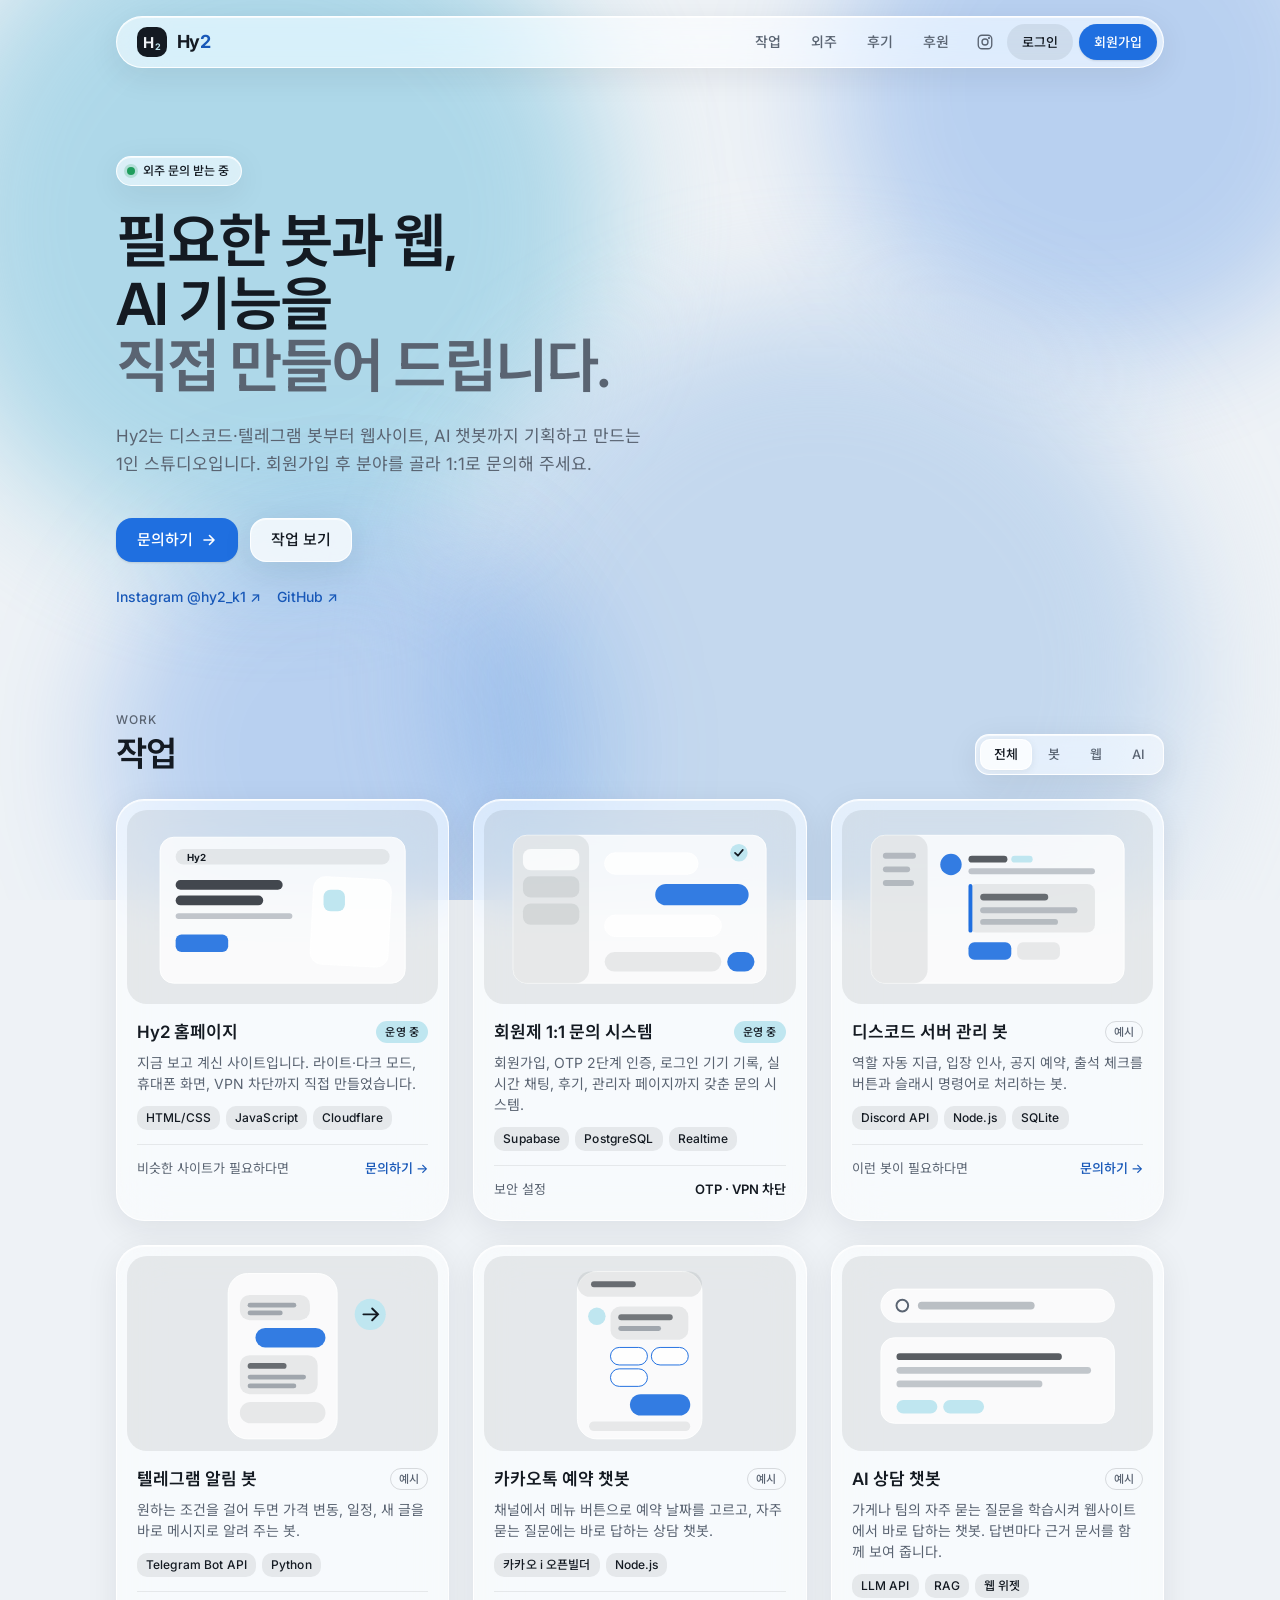
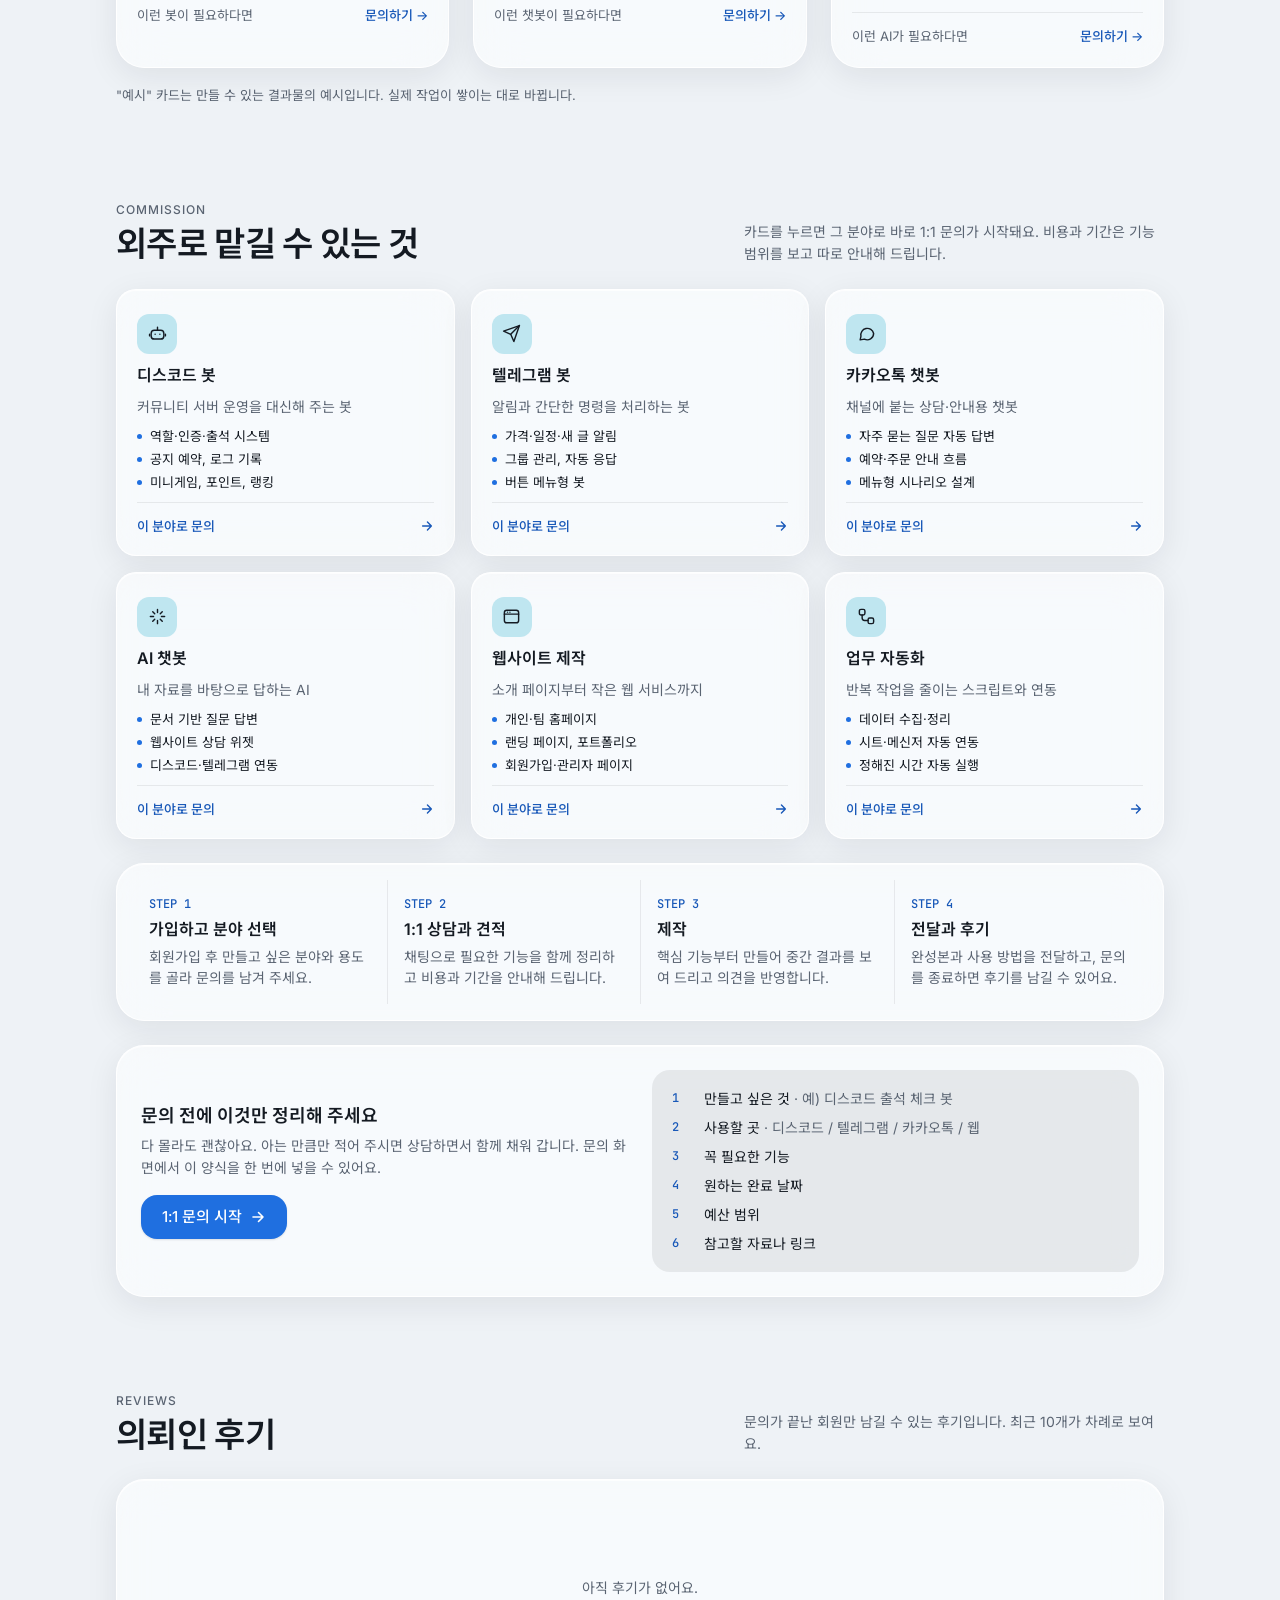
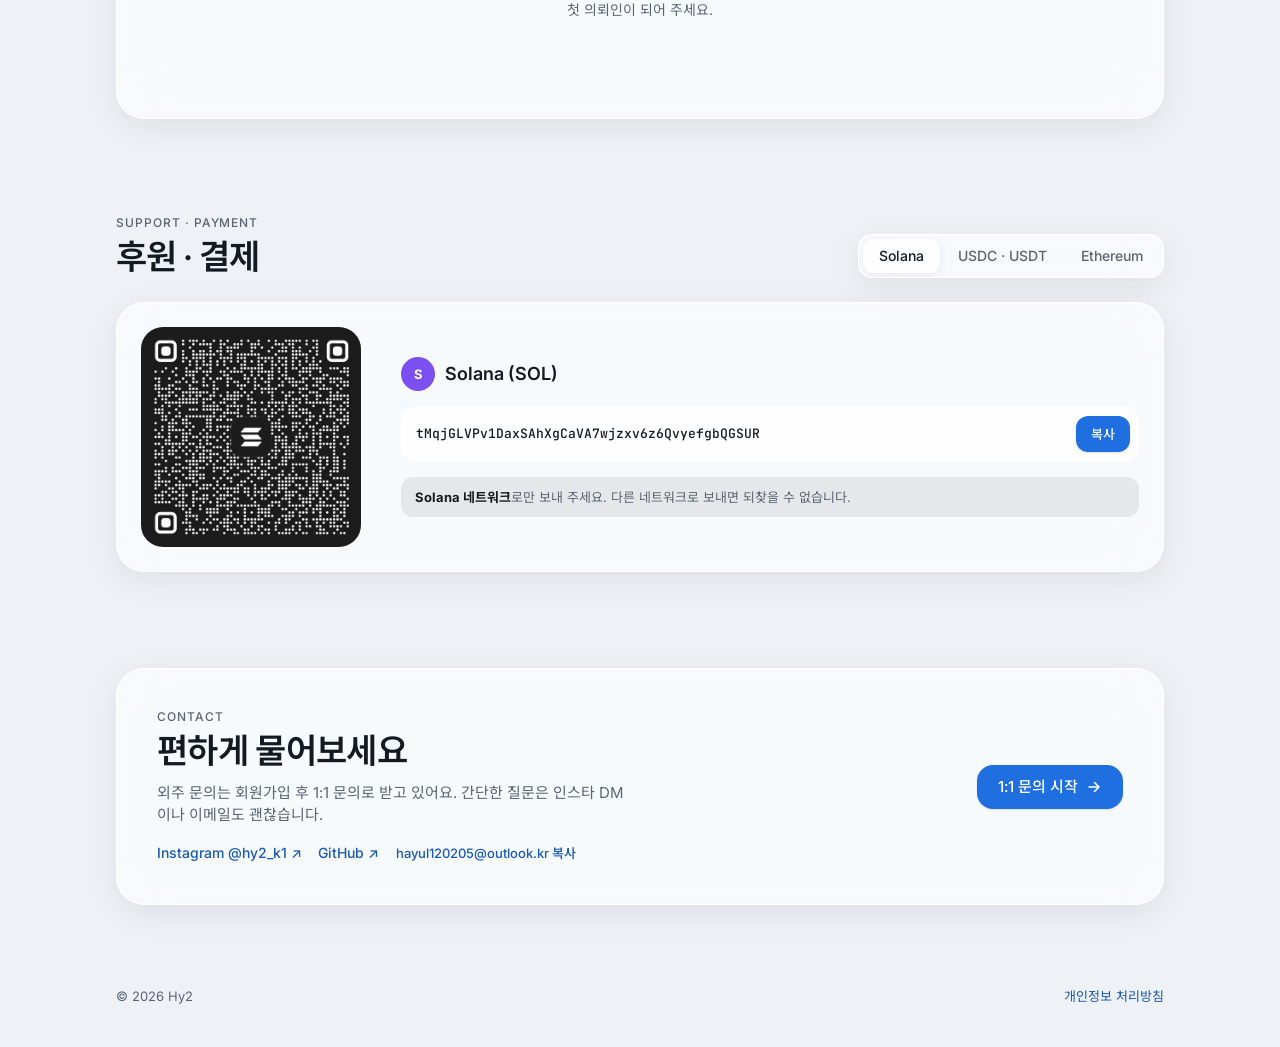
<file: public/index.html>
<!doctype html>
<html lang="ko">
<head>
<meta charset="utf-8">
<meta name="viewport" content="width=device-width, initial-scale=1, viewport-fit=cover">
<title>Hy2</title>
<meta name="description" content="Hy2 — 디스코드·텔레그램 봇, 웹사이트, AI 챗봇을 만드는 1인 스튜디오. 외주 문의 받습니다.">
<meta property="og:title" content="Hy2">
<meta property="og:description" content="봇, 웹, AI를 만드는 1인 스튜디오">
<link rel="icon" href="data:image/svg+xml,%3Csvg xmlns='http://www.w3.org/2000/svg' viewBox='0 0 64 64'%3E%3Crect width='64' height='64' rx='16' fill='%23141a22'/%3E%3Ctext x='10' y='42' font-family='Arial' font-weight='700' font-size='28' fill='%23eef2f6'%3EHy%3C/text%3E%3Ctext x='45' y='48' font-family='Arial' font-weight='700' font-size='16' fill='%23bfe6f0'%3E2%3C/text%3E%3C/svg%3E">
<link rel="preconnect" href="https://fonts.googleapis.com">
<link rel="preconnect" href="https://fonts.gstatic.com" crossorigin>
<link rel="stylesheet" href="https://fonts.googleapis.com/css2?family=Inter:wght@400;500;600;700&family=Noto+Sans+KR:wght@400;500;600;700&family=JetBrains+Mono:wght@400;500&display=swap">
<link rel="stylesheet" href="assets/style.css?v=2130e02-0627">
<style>
/* 홈: 소개 → 서비스 → 작업 → 후기 → 후원 → 연락, 한 줄 흐름 */
.hero{padding-block:72px 64px;max-width:760px}
.status{display:inline-flex;align-items:center;gap:var(--s2);padding:6px 12px 6px 10px;border-radius:999px;font:500 12px/16px var(--sans)}
.status i{width:8px;height:8px;border-radius:50%;background:var(--ok);box-shadow:0 0 0 3px rgba(31,157,92,.2)}
.hero h1{margin-top:var(--s6);font-size:clamp(36px,6vw,58px);line-height:1.08;font-weight:600;letter-spacing:-.035em}
.hero h1 em{font-style:normal;color:var(--ink-muted)}
.lede{margin-top:var(--s6);max-width:31em;font-size:17px;line-height:28px;color:var(--ink-muted)}
.hero-actions{margin-top:var(--s10);display:flex;flex-wrap:wrap;gap:12px}
.hero-links{margin-top:var(--s6);display:flex;gap:var(--s4);flex-wrap:wrap;font-size:14px;font-weight:500}
@media (max-width:860px){.hero{padding-block:var(--s6) var(--s10)}}
section{padding-block:var(--s10) 56px;scroll-margin-top:84px}
.sec-head{display:flex;flex-wrap:wrap;align-items:flex-end;justify-content:space-between;gap:var(--s4);margin-bottom:var(--s6)}
.sec-note{color:var(--ink-muted);font-size:14px;max-width:30em}

/* 작업: 분야 필터 + 화면 미리보기 카드 */
.seg{display:inline-flex;padding:4px;border-radius:14px;gap:2px;position:relative;max-width:100%;overflow-x:auto}
.seg button{position:relative;z-index:1;border:0;background:none;color:var(--ink-muted);font:500 13px/1 var(--sans);padding:9px 14px;border-radius:10px;cursor:pointer;white-space:nowrap;transition:color .25s}
.seg button[aria-pressed="true"]{color:var(--ink)}
.seg .thumb{position:absolute;z-index:0;top:4px;bottom:4px;left:0;border-radius:10px;background:var(--glass-strong);border:1px solid var(--glass-edge);box-shadow:0 2px 8px rgba(20,26,34,.08);transition:transform .4s var(--ease),width .4s var(--ease)}
.grid{display:grid;grid-template-columns:repeat(3,minmax(0,1fr));gap:var(--s6)}
@media (max-width:960px){.grid{grid-template-columns:repeat(2,minmax(0,1fr))}}
@media (max-width:620px){.grid{grid-template-columns:1fr}}
.proj{border-radius:var(--r-lg);padding:10px;display:flex;flex-direction:column;transition:transform .45s var(--ease)}
.proj:hover{transform:translateY(-4px)}
.shot{aspect-ratio:16/10;max-width:100%;border-radius:20px;background:var(--hairline);overflow:hidden}
.shot svg{display:block;width:100%;height:100%}
.proj-body{padding:var(--s4) 10px 10px;display:grid;gap:var(--s2);flex:1;align-content:start}
.proj-top{display:flex;align-items:center;justify-content:space-between;gap:var(--s2)}
.proj h3{font-size:17px;line-height:24px;font-weight:600}
.badge{font:500 11px/16px var(--sans);letter-spacing:.02em;padding:2px 8px;border-radius:999px;border:1px solid var(--line);color:var(--ink-muted);white-space:nowrap}
.badge.live{background:var(--aqua);border-color:transparent;color:var(--ink)}
.proj p{color:var(--ink-muted);font-size:14px;line-height:21px}
.tags{display:flex;flex-wrap:wrap;gap:6px;margin-top:4px}
.tag{font:500 12px/16px var(--sans);letter-spacing:.01em;padding:4px 9px;border-radius:var(--r-sm);background:var(--hairline)}
.proj-foot{margin-top:6px;padding-top:12px;border-top:1px solid var(--hairline);display:flex;justify-content:space-between;align-items:center;gap:var(--s2);font-size:13px;color:var(--ink-muted)}
.proj-foot b{color:var(--ink);font-weight:600;font-variant-numeric:tabular-nums}
.proj-foot a{font-weight:500;white-space:nowrap}
.work-note{margin-top:var(--s4);font-size:13px;color:var(--ink-muted)}

/* 외주: 분야 카드 + 진행 순서 + 문의 준비물 */
.svc-grid{display:grid;grid-template-columns:repeat(3,minmax(0,1fr));gap:var(--s4)}
@media (max-width:860px){.svc-grid{grid-template-columns:repeat(2,minmax(0,1fr))}}
@media (max-width:520px){.svc-grid{grid-template-columns:1fr}}
.svc{border-radius:20px;padding:var(--s6) 20px 18px;display:flex;flex-direction:column;gap:10px;color:var(--ink);transition:transform .35s var(--ease),border-color .2s}
.svc:hover{transform:translateY(-3px);text-decoration:none;border-color:var(--accent)}
.svc .ic{width:40px;height:40px;border-radius:12px;background:var(--aqua);display:grid;place-items:center}
.svc .ic svg{width:19px;height:19px}
.svc h3{font-size:16px;line-height:22px;font-weight:600}
.svc p{color:var(--ink-muted);font-size:14px;line-height:21px}
.svc ul{display:grid;gap:4px;font-size:13px;line-height:19px}
.svc li{display:flex;gap:8px}
.svc li::before{content:"";width:5px;height:5px;border-radius:50%;background:var(--accent);margin-top:7px;flex:none}
.svc .go{margin-top:auto;padding-top:12px;border-top:1px solid var(--hairline);display:flex;justify-content:space-between;align-items:center;font-size:13px;font-weight:500;color:var(--accent-text)}
.svc .go svg{width:14px;height:14px;transition:transform .2s var(--ease)}
.svc:hover .go svg{transform:translateX(3px)}
.flow{margin-top:var(--s6);border-radius:var(--r-lg);padding:var(--s4);display:grid;grid-template-columns:repeat(4,minmax(0,1fr))}
.step{padding:var(--s4);display:grid;gap:6px;align-content:start}
.step + .step{border-left:1px solid var(--hairline)}
.step .n{font:500 12px/16px var(--mono);color:var(--accent-text)}
.step h3{font-size:16px;line-height:22px;font-weight:600}
.step p{color:var(--ink-muted);font-size:14px;line-height:21px}
@media (max-width:860px){.flow{grid-template-columns:repeat(2,minmax(0,1fr))}.step:nth-child(3){border-left:0}.step:nth-child(n+3){border-top:1px solid var(--hairline)}}
@media (max-width:520px){.flow{grid-template-columns:1fr}.step + .step{border-left:0;border-top:1px solid var(--hairline)}}
.prep{margin-top:var(--s6);border-radius:var(--r-lg);padding:var(--s6);display:grid;grid-template-columns:minmax(0,1fr) minmax(0,1fr);gap:var(--s6);align-items:center}
.prep h3{font-size:18px;line-height:26px;font-weight:600}
.prep > div > p{margin-top:6px;color:var(--ink-muted);font-size:14px;line-height:22px}
.prep .actions{margin-top:var(--s4);display:flex;gap:var(--s2);flex-wrap:wrap}
.prep ol{list-style:none;display:grid;gap:8px;counter-reset:prep;padding:18px 20px;border-radius:18px;background:var(--hairline)}
.prep li{counter-increment:prep;display:grid;grid-template-columns:22px 1fr;gap:10px;font-size:14px;line-height:21px}
.prep li::before{content:counter(prep);font:500 12px/21px var(--mono);color:var(--accent-text)}
.prep li span{color:var(--ink-muted)}
@media (max-width:760px){.prep{grid-template-columns:1fr}}

/* 후기 회전 */
.reviews{border-radius:var(--r-lg);padding:var(--s10);position:relative;min-height:240px;display:grid;align-content:center}
.review{display:grid;gap:var(--s4);transition:opacity .5s var(--ease),transform .5s var(--ease)}
.review.leaving{opacity:0;transform:translateY(-8px)}
.review.entering{opacity:0;transform:translateY(8px)}
.stars{display:flex;gap:2px;color:#e3a008}
.stars svg{width:18px;height:18px}
.review blockquote{margin:0;font-size:clamp(19px,2.4vw,24px);line-height:1.55;font-weight:500;letter-spacing:-.01em;max-width:38em}
.review .who{font-size:13px;color:var(--ink-muted);display:flex;gap:var(--s2);align-items:center;flex-wrap:wrap}
.dots{display:flex;gap:6px;margin-top:var(--s6)}
.dots button{width:8px;height:8px;border-radius:50%;border:0;padding:0;background:var(--line);cursor:pointer;transition:width .3s var(--ease),background .3s}
.dots button[aria-current="true"]{width:24px;border-radius:4px;background:var(--accent)}
@media (max-width:600px){.reviews{padding:var(--s6)}}

/* 후원 */
.pay{border-radius:var(--r-lg);padding:var(--s6);display:grid;grid-template-columns:auto minmax(0,1fr);gap:var(--s10);align-items:center}
.qr{width:220px;aspect-ratio:1;border-radius:22px;overflow:hidden;background:#1b1b1b}
.qr img{width:100%;height:100%;object-fit:cover}
.pay-body{display:grid;gap:var(--s4);min-width:0}
.coin{display:flex;align-items:center;gap:10px}
.coin-dot{width:34px;height:34px;border-radius:50%;display:grid;place-items:center;font:700 13px/1 var(--sans);color:#fff}
.coin b{font-size:18px;font-weight:600}
.addr{display:flex;align-items:center;gap:var(--s2);padding:8px 8px 8px 14px;border-radius:14px;background:var(--glass-strong);border:1px solid var(--glass-edge);min-width:0}
.addr code{flex:1;min-width:0;font:500 13px/20px var(--mono);overflow-wrap:anywhere;user-select:all}
.warn{font-size:13px;line-height:20px;color:var(--ink-muted);padding:10px 14px;border-radius:12px;background:var(--hairline)}
.warn b{color:var(--ink)}
@media (max-width:700px){.pay{grid-template-columns:1fr;gap:var(--s6)}.qr{width:100%;max-width:260px;margin:0 auto}}

.contact{border-radius:var(--r-lg);padding:var(--s10);display:grid;grid-template-columns:minmax(0,1fr) auto;gap:var(--s6);align-items:center}
.contact p{margin-top:10px;color:var(--ink-muted);max-width:32em}
.contact-links{display:flex;gap:var(--s4);flex-wrap:wrap;margin-top:var(--s4);font-size:14px;font-weight:500}
@media (max-width:700px){.contact{grid-template-columns:1fr;padding:var(--s6)}}
footer{padding-block:var(--s6) var(--s10);display:flex;flex-wrap:wrap;justify-content:space-between;gap:var(--s4);color:var(--ink-muted);font-size:13px}
</style>
</head>
<body>
<svg width="0" height="0" style="position:absolute" aria-hidden="true">
  <defs>
    <symbol id="i-ig" viewBox="0 0 24 24" fill="none" stroke="currentColor" stroke-width="1.8" stroke-linecap="round" stroke-linejoin="round"><rect x="3" y="3" width="18" height="18" rx="5"/><circle cx="12" cy="12" r="4"/><circle cx="17.3" cy="6.7" r=".6" fill="currentColor"/></symbol>
    <symbol id="i-gh" viewBox="0 0 24 24" fill="none" stroke="currentColor" stroke-width="1.8" stroke-linecap="round" stroke-linejoin="round"><path d="M9 19c-4.3 1.4-4.3-2.5-6-3m12 5v-3.5c0-1 .1-1.4-.5-2 2.8-.3 5.5-1.4 5.5-6a4.6 4.6 0 0 0-1.3-3.2 4.2 4.2 0 0 0-.1-3.2s-1.1-.3-3.5 1.3a12.3 12.3 0 0 0-6.2 0C6.5 2.8 5.4 3.1 5.4 3.1a4.2 4.2 0 0 0-.1 3.2A4.6 4.6 0 0 0 4 9.5c0 4.6 2.7 5.7 5.5 6-.6.6-.6 1.2-.5 2V21"/></symbol>
    <symbol id="i-mail" viewBox="0 0 24 24" fill="none" stroke="currentColor" stroke-width="1.8" stroke-linecap="round" stroke-linejoin="round"><rect x="3" y="5" width="18" height="14" rx="3"/><path d="m4 7 8 6 8-6"/></symbol>
    <symbol id="i-bot" viewBox="0 0 24 24" fill="none" stroke="currentColor" stroke-width="1.8" stroke-linecap="round" stroke-linejoin="round"><rect x="4" y="8" width="16" height="11" rx="4"/><path d="M12 4v4M9 13h.01M15 13h.01M2 13v2M22 13v2"/></symbol>
    <symbol id="i-send" viewBox="0 0 24 24" fill="none" stroke="currentColor" stroke-width="1.8" stroke-linecap="round" stroke-linejoin="round"><path d="m22 2-7 20-4-9-9-4 20-7Z"/><path d="M22 2 11 13"/></symbol>
    <symbol id="i-chat" viewBox="0 0 24 24" fill="none" stroke="currentColor" stroke-width="1.8" stroke-linecap="round" stroke-linejoin="round"><path d="M21 12a8 8 0 0 1-11.6 7.1L4 20l1-4.6A8 8 0 1 1 21 12Z"/></symbol>
    <symbol id="i-spark" viewBox="0 0 24 24" fill="none" stroke="currentColor" stroke-width="1.8" stroke-linecap="round" stroke-linejoin="round"><path d="M12 3v4M12 17v4M3 12h4M17 12h4M6 6l2.5 2.5M15.5 15.5 18 18M6 18l2.5-2.5M15.5 8.5 18 6"/></symbol>
    <symbol id="i-web" viewBox="0 0 24 24" fill="none" stroke="currentColor" stroke-width="1.8" stroke-linecap="round" stroke-linejoin="round"><rect x="3" y="4" width="18" height="16" rx="3"/><path d="M3 9h18M7 6.5h.01M10 6.5h.01"/></symbol>
    <symbol id="i-flow" viewBox="0 0 24 24" fill="none" stroke="currentColor" stroke-width="1.8" stroke-linecap="round" stroke-linejoin="round"><rect x="3" y="3" width="7" height="7" rx="2"/><rect x="14" y="14" width="7" height="7" rx="2"/><path d="M6.5 10v4a3 3 0 0 0 3 3H14"/></symbol>
    <symbol id="i-star" viewBox="0 0 24 24"><path fill="currentColor" d="m12 2.8 2.8 5.9 6.4.8-4.7 4.4 1.2 6.4L12 17.2l-5.7 3.1 1.2-6.4-4.7-4.4 6.4-.8L12 2.8Z"/></symbol>
    <symbol id="i-arrow" viewBox="0 0 16 16" fill="none" stroke="currentColor" stroke-width="1.6" stroke-linecap="round" stroke-linejoin="round"><path d="M3 8h10M8.5 3.5 13 8l-4.5 4.5"/></symbol>
  </defs>
</svg>
<canvas id="orbs" aria-hidden="true"></canvas>

<div class="wrap">
  <div class="nav-shell">
    <nav class="nav glass" aria-label="주요 메뉴">
      <a class="brand" href="#top" aria-label="Hy2 홈"><span class="mark" aria-hidden="true">H<i>2</i></span><span class="word">Hy<em>2</em></span></a>
      <div class="nav-right">
        <ul class="nav-links">
          <li><a href="#work">작업</a></li>
          <li><a href="#service">외주</a></li>
          <li><a href="#reviews">후기</a></li>
          <li><a href="#support">후원</a></li>
        </ul>
        <a class="icon-link" href="https://www.instagram.com/hy2_k1" target="_blank" rel="noopener" aria-label="Hy2 인스타그램"><svg viewBox="0 0 24 24" fill="none" stroke="currentColor" stroke-width="1.8" stroke-linecap="round" stroke-linejoin="round"><rect x="3" y="3" width="18" height="18" rx="5"/><circle cx="12" cy="12" r="4"/><circle cx="17.3" cy="6.7" r=".6" fill="currentColor"/></svg></a>
        <div id="nav-auth" class="nav-auth"></div>
      </div>
    </nav>
  </div>

  <header class="hero" id="top">
    <div>
      <span class="status glass"><i></i>외주 문의 받는 중</span>
      <h1>필요한 봇과 웹,<br>AI 기능을<br><em>직접 만들어 드립니다.</em></h1>
      <p class="lede">Hy2는 디스코드·텔레그램 봇부터 웹사이트, AI 챗봇까지 기획하고 만드는 1인 스튜디오입니다. 회원가입 후 분야를 골라 1:1로 문의해 주세요.</p>
      <div class="hero-actions">
        <a class="btn btn-primary" href="inquiry.html">문의하기 <svg><use href="#i-arrow"/></svg></a>
        <a class="btn btn-ghost" href="#work">작업 보기</a>
      </div>
      <p class="hero-links"><a href="https://www.instagram.com/hy2_k1" target="_blank" rel="noopener">Instagram @hy2_k1 ↗</a><a href="https://github.com/Hy2-ai" target="_blank" rel="noopener">GitHub ↗</a></p>
    </div>
  </header>

  <section id="work" aria-labelledby="work-h">
    <div class="sec-head">
      <div><div class="eyebrow">Work</div><h2 id="work-h" class="h2">작업</h2></div>
      <div class="seg glass" role="group" aria-label="분야별 보기" id="seg">
        <span class="thumb" aria-hidden="true"></span>
        <button type="button" data-f="all" aria-pressed="true">전체</button>
        <button type="button" data-f="bot" aria-pressed="false">봇</button>
        <button type="button" data-f="web" aria-pressed="false">웹</button>
        <button type="button" data-f="ai" aria-pressed="false">AI</button>
      </div>
    </div>

    <div class="grid" id="grid">
      <article class="proj glass" data-cat="web">
        <div class="shot"><svg viewBox="0 0 320 200" aria-hidden="true">
          <rect x="34" y="28" width="252" height="150" rx="14" fill="var(--glass-strong)" stroke="var(--glass-edge)"/>
          <rect x="50" y="40" width="220" height="16" rx="8" fill="var(--hairline)"/>
          <text x="62" y="52" font-family="Inter, sans-serif" font-weight="700" font-size="10" fill="var(--ink)">Hy2</text>
          <rect x="50" y="72" width="110" height="10" rx="5" fill="var(--ink)" opacity=".8"/>
          <rect x="50" y="88" width="90" height="10" rx="5" fill="var(--ink)" opacity=".8"/>
          <rect x="50" y="106" width="120" height="6" rx="3" fill="var(--ink-muted)" opacity=".35"/>
          <rect x="50" y="128" width="54" height="18" rx="6" fill="var(--accent)" opacity=".9"/>
          <rect x="190" y="70" width="80" height="90" rx="12" fill="var(--glass-strong)" stroke="var(--glass-edge)" transform="rotate(3 230 115)"/>
          <rect x="202" y="82" width="22" height="22" rx="7" fill="var(--aqua)"/>
        </svg></div>
        <div class="proj-body">
          <div class="proj-top"><h3>Hy2 홈페이지</h3><span class="badge live">운영 중</span></div>
          <p>지금 보고 계신 사이트입니다. 라이트·다크 모드, 휴대폰 화면, VPN 차단까지 직접 만들었습니다.</p>
          <div class="tags"><span class="tag">HTML/CSS</span><span class="tag">JavaScript</span><span class="tag">Cloudflare</span></div>
          <div class="proj-foot"><span>비슷한 사이트가 필요하다면</span><a href="inquiry.html?new=web">문의하기 →</a></div>
        </div>
      </article>

      <article class="proj glass" data-cat="web">
        <div class="shot"><svg viewBox="0 0 320 200" aria-hidden="true">
          <rect x="30" y="26" width="260" height="152" rx="14" fill="var(--glass-strong)" stroke="var(--glass-edge)"/>
          <rect x="30" y="26" width="78" height="152" rx="14" fill="var(--hairline)"/>
          <rect x="40" y="40" width="58" height="22" rx="8" fill="var(--glass-strong)"/>
          <rect x="40" y="68" width="58" height="22" rx="8" fill="var(--hairline)"/>
          <rect x="40" y="96" width="58" height="22" rx="8" fill="var(--hairline)"/>
          <rect x="124" y="44" width="96" height="22" rx="11" fill="var(--glass-strong)" stroke="var(--glass-edge)"/>
          <rect x="176" y="76" width="96" height="22" rx="11" fill="var(--accent)" opacity=".9"/>
          <rect x="124" y="108" width="120" height="22" rx="11" fill="var(--glass-strong)" stroke="var(--glass-edge)"/>
          <rect x="124" y="146" width="120" height="20" rx="10" fill="var(--hairline)"/>
          <rect x="250" y="146" width="28" height="20" rx="10" fill="var(--accent)" opacity=".9"/>
          <circle cx="262" cy="44" r="9" fill="var(--aqua)"/>
          <path d="M258 44l3 3 5-6" stroke="var(--ink)" stroke-width="1.8" fill="none" stroke-linecap="round" stroke-linejoin="round"/>
        </svg></div>
        <div class="proj-body">
          <div class="proj-top"><h3>회원제 1:1 문의 시스템</h3><span class="badge live">운영 중</span></div>
          <p>회원가입, OTP 2단계 인증, 로그인 기기 기록, 실시간 채팅, 후기, 관리자 페이지까지 갖춘 문의 시스템.</p>
          <div class="tags"><span class="tag">Supabase</span><span class="tag">PostgreSQL</span><span class="tag">Realtime</span></div>
          <div class="proj-foot"><span>보안 설정</span><b>OTP · VPN 차단</b></div>
        </div>
      </article>

      <article class="proj glass" data-cat="bot">
        <div class="shot"><svg viewBox="0 0 320 200" aria-hidden="true">
          <rect x="30" y="26" width="260" height="152" rx="14" fill="var(--glass-strong)" stroke="var(--glass-edge)"/>
          <rect x="30" y="26" width="58" height="152" rx="14" fill="var(--hairline)"/>
          <g fill="var(--ink-muted)" opacity=".35"><rect x="42" y="44" width="34" height="6" rx="3"/><rect x="42" y="58" width="28" height="6" rx="3"/><rect x="42" y="72" width="32" height="6" rx="3"/></g>
          <circle cx="112" cy="56" r="11" fill="var(--accent)" opacity=".9"/>
          <rect x="130" y="47" width="40" height="7" rx="3.5" fill="var(--ink)" opacity=".7"/>
          <rect x="174" y="47" width="22" height="7" rx="3.5" fill="var(--aqua)"/>
          <rect x="130" y="60" width="130" height="6" rx="3" fill="var(--ink-muted)" opacity=".35"/>
          <rect x="130" y="76" width="130" height="50" rx="8" fill="var(--hairline)"/>
          <rect x="130" y="76" width="4" height="50" rx="2" fill="var(--accent)"/>
          <rect x="142" y="86" width="70" height="7" rx="3.5" fill="var(--ink)" opacity=".6"/>
          <rect x="142" y="100" width="100" height="6" rx="3" fill="var(--ink-muted)" opacity=".35"/>
          <rect x="142" y="112" width="80" height="6" rx="3" fill="var(--ink-muted)" opacity=".35"/>
          <rect x="130" y="136" width="44" height="18" rx="6" fill="var(--accent)" opacity=".9"/><rect x="180" y="136" width="44" height="18" rx="6" fill="var(--hairline)"/>
        </svg></div>
        <div class="proj-body">
          <div class="proj-top"><h3>디스코드 서버 관리 봇</h3><span class="badge">예시</span></div>
          <p>역할 자동 지급, 입장 인사, 공지 예약, 출석 체크를 버튼과 슬래시 명령어로 처리하는 봇.</p>
          <div class="tags"><span class="tag">Discord API</span><span class="tag">Node.js</span><span class="tag">SQLite</span></div>
          <div class="proj-foot"><span>이런 봇이 필요하다면</span><a href="inquiry.html?new=discord">문의하기 →</a></div>
        </div>
      </article>

      <article class="proj glass" data-cat="bot">
        <div class="shot"><svg viewBox="0 0 320 200" aria-hidden="true">
          <rect x="104" y="18" width="112" height="170" rx="20" fill="var(--glass-strong)" stroke="var(--glass-edge)"/>
          <rect x="116" y="40" width="72" height="26" rx="10" fill="var(--hairline)"/>
          <rect x="124" y="48" width="50" height="5" rx="2.5" fill="var(--ink-muted)" opacity=".5"/>
          <rect x="124" y="56" width="36" height="5" rx="2.5" fill="var(--ink-muted)" opacity=".5"/>
          <rect x="132" y="74" width="72" height="20" rx="10" fill="var(--accent)" opacity=".9"/>
          <rect x="116" y="102" width="80" height="40" rx="10" fill="var(--hairline)"/>
          <rect x="124" y="110" width="40" height="6" rx="3" fill="var(--ink)" opacity=".6"/>
          <rect x="124" y="122" width="60" height="5" rx="2.5" fill="var(--ink-muted)" opacity=".5"/>
          <rect x="124" y="131" width="50" height="5" rx="2.5" fill="var(--ink-muted)" opacity=".5"/>
          <rect x="116" y="150" width="88" height="22" rx="11" fill="var(--hairline)"/>
          <circle cx="250" cy="60" r="16" fill="var(--aqua)"/><path d="M243 60h14M252 54l6 6-6 6" stroke="var(--ink)" stroke-width="2" fill="none" stroke-linecap="round"/>
        </svg></div>
        <div class="proj-body">
          <div class="proj-top"><h3>텔레그램 알림 봇</h3><span class="badge">예시</span></div>
          <p>원하는 조건을 걸어 두면 가격 변동, 일정, 새 글을 바로 메시지로 알려 주는 봇.</p>
          <div class="tags"><span class="tag">Telegram Bot API</span><span class="tag">Python</span></div>
          <div class="proj-foot"><span>이런 봇이 필요하다면</span><a href="inquiry.html?new=telegram">문의하기 →</a></div>
        </div>
      </article>

      <article class="proj glass" data-cat="bot">
        <div class="shot"><svg viewBox="0 0 320 200" aria-hidden="true">
          <rect x="96" y="16" width="128" height="172" rx="20" fill="var(--glass-strong)" stroke="var(--glass-edge)"/>
          <rect x="96" y="16" width="128" height="26" rx="13" fill="var(--hairline)"/>
          <rect x="110" y="26" width="46" height="6" rx="3" fill="var(--ink)" opacity=".6"/>
          <circle cx="116" cy="62" r="9" fill="var(--aqua)"/>
          <rect x="130" y="52" width="80" height="34" rx="10" fill="var(--hairline)"/>
          <rect x="138" y="60" width="56" height="6" rx="3" fill="var(--ink)" opacity=".55"/>
          <rect x="138" y="72" width="44" height="5" rx="2.5" fill="var(--ink-muted)" opacity=".5"/>
          <rect x="130" y="94" width="38" height="18" rx="9" fill="var(--glass-strong)" stroke="var(--accent)"/>
          <rect x="172" y="94" width="38" height="18" rx="9" fill="var(--glass-strong)" stroke="var(--accent)"/>
          <rect x="130" y="116" width="38" height="18" rx="9" fill="var(--glass-strong)" stroke="var(--accent)"/>
          <rect x="150" y="142" width="62" height="22" rx="11" fill="var(--accent)" opacity=".9"/>
          <rect x="108" y="170" width="104" height="10" rx="5" fill="var(--hairline)"/>
        </svg></div>
        <div class="proj-body">
          <div class="proj-top"><h3>카카오톡 예약 챗봇</h3><span class="badge">예시</span></div>
          <p>채널에서 메뉴 버튼으로 예약 날짜를 고르고, 자주 묻는 질문에는 바로 답하는 상담 챗봇.</p>
          <div class="tags"><span class="tag">카카오 i 오픈빌더</span><span class="tag">Node.js</span></div>
          <div class="proj-foot"><span>이런 챗봇이 필요하다면</span><a href="inquiry.html?new=kakao">문의하기 →</a></div>
        </div>
      </article>
      <article class="proj glass" data-cat="ai">
        <div class="shot"><svg viewBox="0 0 320 200" aria-hidden="true">
          <rect x="40" y="34" width="240" height="34" rx="17" fill="var(--glass-strong)" stroke="var(--glass-edge)"/>
          <circle cx="62" cy="51" r="6" fill="none" stroke="var(--ink-muted)" stroke-width="2"/>
          <rect x="78" y="47" width="120" height="8" rx="4" fill="var(--ink-muted)" opacity=".4"/>
          <rect x="40" y="84" width="240" height="88" rx="14" fill="var(--glass-strong)" stroke="var(--glass-edge)"/>
          <rect x="56" y="100" width="170" height="7" rx="3.5" fill="var(--ink)" opacity=".7"/>
          <rect x="56" y="114" width="200" height="7" rx="3.5" fill="var(--ink-muted)" opacity=".35"/>
          <rect x="56" y="128" width="150" height="7" rx="3.5" fill="var(--ink-muted)" opacity=".35"/>
          <rect x="56" y="148" width="42" height="14" rx="7" fill="var(--aqua)"/><rect x="104" y="148" width="42" height="14" rx="7" fill="var(--aqua)"/>
        </svg></div>
        <div class="proj-body">
          <div class="proj-top"><h3>AI 상담 챗봇</h3><span class="badge">예시</span></div>
          <p>가게나 팀의 자주 묻는 질문을 학습시켜 웹사이트에서 바로 답하는 챗봇. 답변마다 근거 문서를 함께 보여 줍니다.</p>
          <div class="tags"><span class="tag">LLM API</span><span class="tag">RAG</span><span class="tag">웹 위젯</span></div>
          <div class="proj-foot"><span>이런 AI가 필요하다면</span><a href="inquiry.html?new=ai">문의하기 →</a></div>
        </div>
      </article>
    </div>
    <p class="work-note">"예시" 카드는 만들 수 있는 결과물의 예시입니다. 실제 작업이 쌓이는 대로 바뀝니다.</p>
  </section>

  <section id="service" aria-labelledby="service-h">
    <div class="sec-head">
      <div><div class="eyebrow">Commission</div><h2 id="service-h" class="h2">외주로 맡길 수 있는 것</h2></div>
      <p class="sec-note">카드를 누르면 그 분야로 바로 1:1 문의가 시작돼요. 비용과 기간은 기능 범위를 보고 따로 안내해 드립니다.</p>
    </div>
    <div class="svc-grid">
      <a class="svc glass" href="inquiry.html?new=discord"><span class="ic"><svg><use href="#i-bot"/></svg></span><h3>디스코드 봇</h3><p>커뮤니티 서버 운영을 대신해 주는 봇</p>
        <ul><li>역할·인증·출석 시스템</li><li>공지 예약, 로그 기록</li><li>미니게임, 포인트, 랭킹</li></ul><span class="go">이 분야로 문의<svg><use href="#i-arrow"/></svg></span></a>
      <a class="svc glass" href="inquiry.html?new=telegram"><span class="ic"><svg><use href="#i-send"/></svg></span><h3>텔레그램 봇</h3><p>알림과 간단한 명령을 처리하는 봇</p>
        <ul><li>가격·일정·새 글 알림</li><li>그룹 관리, 자동 응답</li><li>버튼 메뉴형 봇</li></ul><span class="go">이 분야로 문의<svg><use href="#i-arrow"/></svg></span></a>
      <a class="svc glass" href="inquiry.html?new=kakao"><span class="ic"><svg><use href="#i-chat"/></svg></span><h3>카카오톡 챗봇</h3><p>채널에 붙는 상담·안내용 챗봇</p>
        <ul><li>자주 묻는 질문 자동 답변</li><li>예약·주문 안내 흐름</li><li>메뉴형 시나리오 설계</li></ul><span class="go">이 분야로 문의<svg><use href="#i-arrow"/></svg></span></a>
      <a class="svc glass" href="inquiry.html?new=ai"><span class="ic"><svg><use href="#i-spark"/></svg></span><h3>AI 챗봇</h3><p>내 자료를 바탕으로 답하는 AI</p>
        <ul><li>문서 기반 질문 답변</li><li>웹사이트 상담 위젯</li><li>디스코드·텔레그램 연동</li></ul><span class="go">이 분야로 문의<svg><use href="#i-arrow"/></svg></span></a>
      <a class="svc glass" href="inquiry.html?new=web"><span class="ic"><svg><use href="#i-web"/></svg></span><h3>웹사이트 제작</h3><p>소개 페이지부터 작은 웹 서비스까지</p>
        <ul><li>개인·팀 홈페이지</li><li>랜딩 페이지, 포트폴리오</li><li>회원가입·관리자 페이지</li></ul><span class="go">이 분야로 문의<svg><use href="#i-arrow"/></svg></span></a>
      <a class="svc glass" href="inquiry.html?new=automation"><span class="ic"><svg><use href="#i-flow"/></svg></span><h3>업무 자동화</h3><p>반복 작업을 줄이는 스크립트와 연동</p>
        <ul><li>데이터 수집·정리</li><li>시트·메신저 자동 연동</li><li>정해진 시간 자동 실행</li></ul><span class="go">이 분야로 문의<svg><use href="#i-arrow"/></svg></span></a>
    </div>

    <ol class="flow glass" aria-label="진행 순서">
      <li class="step"><span class="n">STEP 1</span><h3>가입하고 분야 선택</h3><p>회원가입 후 만들고 싶은 분야와 용도를 골라 문의를 남겨 주세요.</p></li>
      <li class="step"><span class="n">STEP 2</span><h3>1:1 상담과 견적</h3><p>채팅으로 필요한 기능을 함께 정리하고 비용과 기간을 안내해 드립니다.</p></li>
      <li class="step"><span class="n">STEP 3</span><h3>제작</h3><p>핵심 기능부터 만들어 중간 결과를 보여 드리고 의견을 반영합니다.</p></li>
      <li class="step"><span class="n">STEP 4</span><h3>전달과 후기</h3><p>완성본과 사용 방법을 전달하고, 문의를 종료하면 후기를 남길 수 있어요.</p></li>
    </ol>

    <div class="prep glass">
      <div>
        <h3>문의 전에 이것만 정리해 주세요</h3>
        <p>다 몰라도 괜찮아요. 아는 만큼만 적어 주시면 상담하면서 함께 채워 갑니다. 문의 화면에서 이 양식을 한 번에 넣을 수 있어요.</p>
        <div class="actions"><a class="btn btn-primary" href="inquiry.html?new=">1:1 문의 시작 <svg><use href="#i-arrow"/></svg></a></div>
      </div>
      <ol>
        <li><div>만들고 싶은 것 <span>· 예) 디스코드 출석 체크 봇</span></div></li>
        <li><div>사용할 곳 <span>· 디스코드 / 텔레그램 / 카카오톡 / 웹</span></div></li>
        <li><div>꼭 필요한 기능</div></li>
        <li><div>원하는 완료 날짜</div></li>
        <li><div>예산 범위</div></li>
        <li><div>참고할 자료나 링크</div></li>
      </ol>
    </div>
  </section>

  <section id="reviews" aria-labelledby="reviews-h">
    <div class="sec-head">
      <div><div class="eyebrow">Reviews</div><h2 id="reviews-h" class="h2">의뢰인 후기</h2></div>
      <p class="sec-note">문의가 끝난 회원만 남길 수 있는 후기입니다. 최근 10개가 차례로 보여요.</p>
    </div>
    <div class="reviews glass" id="review-box" aria-live="polite">
      <div class="empty" id="review-empty">후기를 불러오는 중이에요.</div>
    </div>
  </section>

  <section id="support" aria-labelledby="support-h">
    <div class="sec-head">
      <div><div class="eyebrow">Support · Payment</div><h2 id="support-h" class="h2">후원 · 결제</h2></div>
      <div class="tabs glass" role="tablist" aria-label="코인 선택">
        <button role="tab" id="tab-sol" aria-selected="true" data-coin="sol">Solana</button>
        <button role="tab" id="tab-stable" aria-selected="false" data-coin="stable">USDC · USDT</button>
        <button role="tab" id="tab-eth" aria-selected="false" data-coin="eth">Ethereum</button>
      </div>
    </div>
    <div class="pay glass" role="tabpanel" aria-labelledby="tab-sol" id="pay">
      <div class="qr"><img id="pay-qr" src="assets/qr-sol.jpg" alt="Solana 주소 QR 코드" width="520" height="524"></div>
      <div class="pay-body">
        <div class="coin"><span class="coin-dot" id="pay-dot" style="background:#7b4ff0">S</span><b id="pay-name">Solana (SOL)</b></div>
        <div class="addr"><code id="pay-addr">tMqjGLVPv1DaxSAhXgCaVA7wjzxv6z6QvyefgbQGSUR</code><button class="btn btn-primary btn-sm" type="button" id="pay-copy">복사</button></div>
        <p class="warn" id="pay-warn"><b>Solana 네트워크</b>로만 보내 주세요. 다른 네트워크로 보내면 되찾을 수 없습니다.</p>
      </div>
    </div>
  </section>

  <section id="contact" aria-labelledby="contact-h">
    <div class="contact glass">
      <div>
        <div class="eyebrow">Contact</div>
        <h2 id="contact-h" class="h2">편하게 물어보세요</h2>
        <p>외주 문의는 회원가입 후 1:1 문의로 받고 있어요. 간단한 질문은 인스타 DM이나 이메일도 괜찮습니다.</p>
        <div class="contact-links">
          <a href="https://www.instagram.com/hy2_k1" target="_blank" rel="noopener">Instagram @hy2_k1 ↗</a>
          <a href="https://github.com/Hy2-ai" target="_blank" rel="noopener">GitHub ↗</a>
          <button class="btn btn-quiet btn-sm" type="button" id="copy-email" style="height:auto;padding:0;background:none;color:var(--accent-text)">hayul120205@outlook.kr 복사</button>
        </div>
      </div>
      <a class="btn btn-primary" href="inquiry.html">1:1 문의 시작 <svg><use href="#i-arrow"/></svg></a>
    </div>
  </section>

  <footer>
    <span>© 2026 Hy2</span>
    <span><a href="privacy.html">개인정보 처리방침</a></span>
  </footer>
</div>

<script src="assets/vendor/supabase-2.45.4.js"></script>
<script src="assets/app.js?v=2130e02-0627"></script>
<script>
(() => {
  const { sb, h, $, $$, copyText, CATEGORIES } = Hy2;

  // 작업 필터
  const seg = $("#seg"), segThumb = seg.querySelector(".thumb");
  const segBtns = $$("#seg button"), projs = $$("#grid .proj");
  const moveThumb = (b) => { segThumb.style.width = b.offsetWidth + "px"; segThumb.style.transform = `translateX(${b.offsetLeft}px)`; };
  segBtns.forEach((b) => b.addEventListener("click", () => {
    segBtns.forEach((x) => x.setAttribute("aria-pressed", x === b));
    moveThumb(b);
    projs.forEach((c) => { c.hidden = !(b.dataset.f === "all" || c.dataset.cat === b.dataset.f); });
  }));
  const syncThumb = () => moveThumb(segBtns.find((b) => b.getAttribute("aria-pressed") === "true"));
  syncThumb();
  if (document.fonts) document.fonts.ready.then(syncThumb);
  addEventListener("resize", syncThumb);

  // 코인 탭
  const COINS = {
    sol:    { name: "Solana (SOL)", dot: "S", color: "#7b4ff0", qr: "assets/qr-sol.jpg", addr: "tMqjGLVPv1DaxSAhXgCaVA7wjzxv6z6QvyefgbQGSUR",
              warn: ["Solana 네트워크", "로만 보내 주세요. 다른 네트워크로 보내면 되찾을 수 없습니다."] },
    stable: { name: "USDC · USDT", dot: "$", color: "#2775ca", qr: "assets/qr-stable.jpg", addr: "4CZj6RfXe9tVZHVKH6FHHVJUYF1Z3Xx4ybxVGMHXNLx8",
              warn: ["Solana 네트워크(SPL)", "의 USDC·USDT만 보내 주세요. 이더리움·트론 등 다른 네트워크로 보내면 되찾을 수 없습니다."] },
    eth:    { name: "Ethereum (ETH)", dot: "E", color: "#4b5563", qr: "assets/qr-eth.jpg", addr: "0x9e06487a23f43be40f609d9861033835b374c649",
              warn: ["Ethereum 메인넷", "으로 보내 주세요. 같은 주소라도 다른 체인으로 보내면 확인이 어렵습니다."] },
  };
  let coin = "sol";
  $$(".tabs [data-coin]").forEach((b) => b.addEventListener("click", () => {
    coin = b.dataset.coin;
    const c = COINS[coin];
    $$(".tabs [data-coin]").forEach((x) => x.setAttribute("aria-selected", x === b));
    $("#pay").setAttribute("aria-labelledby", b.id);
    $("#pay-qr").src = c.qr; $("#pay-qr").alt = `${c.name} 주소 QR 코드`;
    $("#pay-dot").textContent = c.dot; $("#pay-dot").style.background = c.color;
    $("#pay-name").textContent = c.name;
    $("#pay-addr").textContent = c.addr;
    $("#pay-warn").replaceChildren(h("b", { text: c.warn[0] }), c.warn[1]);
  }));
  $("#pay-copy").addEventListener("click", () => copyText(COINS[coin].addr, "지갑 주소를 복사했어요."));
  $("#copy-email").addEventListener("click", () => copyText("hayul120205@outlook.kr", "이메일 주소를 복사했어요."));

  // 후기: 최신 10개를 5초마다 돌아가며 보여줌
  const box = $("#review-box");
  const star = () => { const s = document.createElementNS("http://www.w3.org/2000/svg", "svg"); s.innerHTML = '<use href="#i-star"/>'; return s; };
  function renderReview(r) {
    const stars = h("div", { class: "stars", "aria-label": `별점 5점 중 ${r.rating}점` });
    for (let i = 0; i < 5; i++) { const s = star(); if (i >= r.rating) s.style.opacity = ".2"; stars.append(s); }
    return h("div", { class: "review" }, stars,
      h("blockquote", { text: `“${r.body}”` }),
      h("div", { class: "who" }, h("b", { text: r.display_name }), h("span", { class: "chip", text: CATEGORIES[r.category]?.label || "문의" }), h("span", { text: Hy2.ago(r.created_at) })));
  }
  async function loadReviews() {
    const { data, error } = await sb.from("reviews").select("id, display_name, category, rating, body, created_at").order("created_at", { ascending: false }).limit(10);
    if (error || !data?.length) {
      box.replaceChildren(h("div", { class: "empty" }, "아직 후기가 없어요.", h("br"), "첫 의뢰인이 되어 주세요."));
      return;
    }
    let i = 0, timer;
    const dots = h("div", { class: "dots", role: "tablist", "aria-label": "후기 넘기기" },
      data.map((_, n) => h("button", { type: "button", "aria-label": `${n + 1}번째 후기`, onclick: () => show(n, true) })));
    let current = renderReview(data[0]);
    box.replaceChildren(current, dots);
    const mark = () => [...dots.children].forEach((d, n) => d.setAttribute("aria-current", n === i));
    mark();
    function show(n, manual) {
      if (n === i && !manual) return;
      i = (n + data.length) % data.length;
      const next = renderReview(data[i]);
      next.classList.add("entering");
      current.classList.add("leaving");
      setTimeout(() => {
        current.replaceWith(next);
        current = next;
        requestAnimationFrame(() => next.classList.remove("entering"));
        mark();
      }, 350);
      if (manual) restart();
    }
    const restart = () => { clearInterval(timer); if (data.length > 1) timer = setInterval(() => show(i + 1), 5000); };
    box.addEventListener("mouseenter", () => clearInterval(timer));
    box.addEventListener("mouseleave", restart);
    restart();
  }
  loadReviews();
})();
</script>
</body>
</html>
</file>
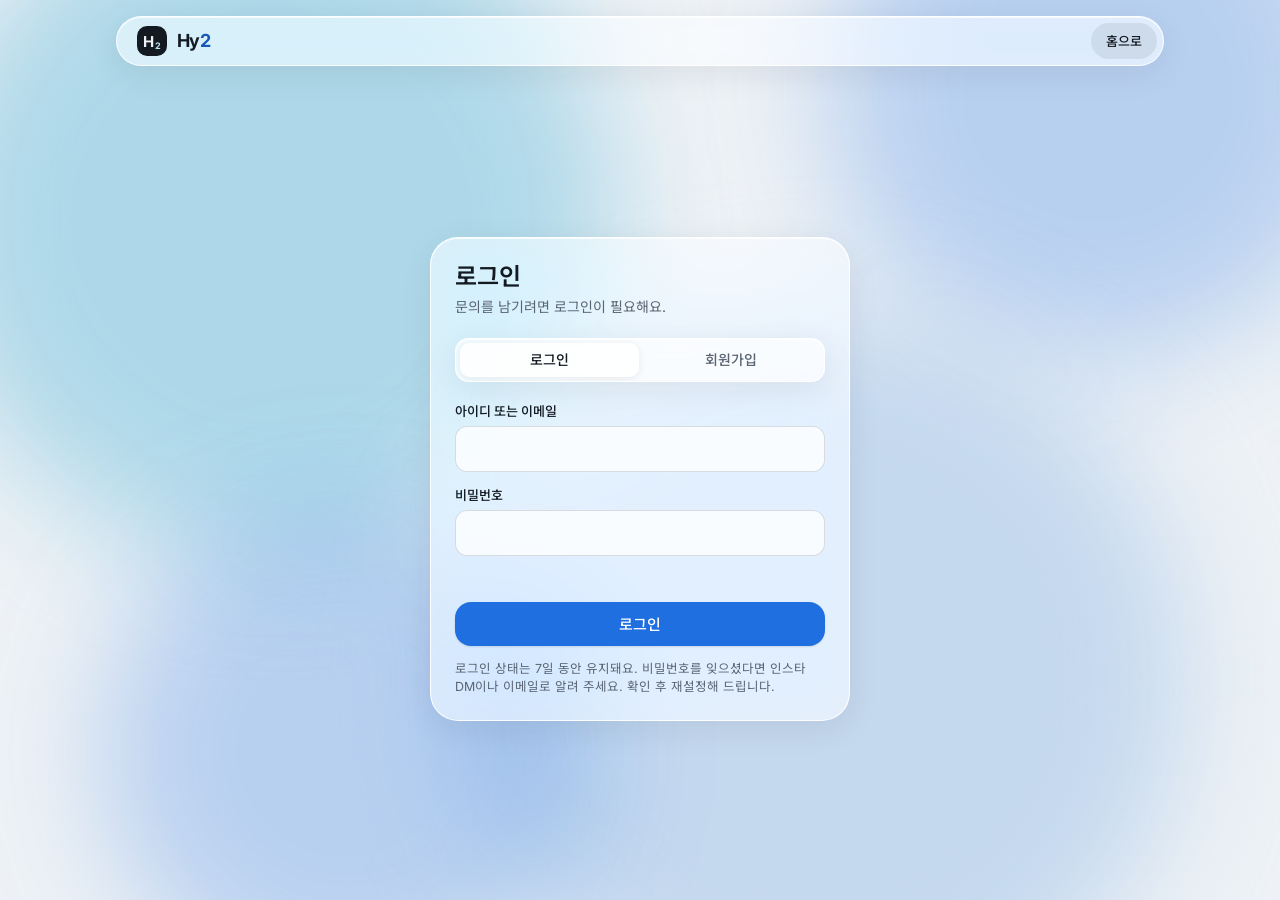
<file: public/admin.html>
<!doctype html>
<html lang="ko">
<head>
<meta charset="utf-8">
<meta name="viewport" content="width=device-width, initial-scale=1, viewport-fit=cover">
<title>관리 · Hy2</title>
<meta name="robots" content="noindex">
<link rel="icon" href="data:image/svg+xml,%3Csvg xmlns='http://www.w3.org/2000/svg' viewBox='0 0 64 64'%3E%3Crect width='64' height='64' rx='16' fill='%23141a22'/%3E%3Ctext x='10' y='42' font-family='Arial' font-weight='700' font-size='28' fill='%23eef2f6'%3EHy%3C/text%3E%3Ctext x='45' y='48' font-family='Arial' font-weight='700' font-size='16' fill='%23bfe6f0'%3E2%3C/text%3E%3C/svg%3E">
<link rel="preconnect" href="https://fonts.googleapis.com">
<link rel="preconnect" href="https://fonts.gstatic.com" crossorigin>
<link rel="stylesheet" href="https://fonts.googleapis.com/css2?family=Inter:wght@400;500;600;700&family=Noto+Sans+KR:wght@400;500;600;700&family=JetBrains+Mono:wght@400;500&display=swap">
<link rel="stylesheet" href="assets/style.css?v=2130e02-0627">
<style>
.wrap{max-width:1280px}
.topbar{display:flex;flex-wrap:wrap;justify-content:space-between;align-items:center;gap:var(--s4);margin-bottom:var(--s4)}
.stats{display:flex;gap:var(--s2);flex-wrap:wrap}
.stat{padding:8px 14px;border-radius:12px;font-size:13px;color:var(--ink-muted)}
.stat b{color:var(--ink);font-size:15px;margin-left:6px;font-variant-numeric:tabular-nums}
.filters{display:flex;gap:6px}
.filters select{height:36px;font-size:13px;padding:0 10px}
.panel-box{border-radius:var(--r-lg);padding:var(--s4) var(--s4) var(--s6);margin-bottom:var(--s10)}
.panel-head{display:flex;justify-content:space-between;align-items:center;gap:var(--s4);flex-wrap:wrap;padding:var(--s2) var(--s2) var(--s4)}
.panel-head .input{max-width:260px;height:38px;font-size:14px}
.table-wrap{overflow-x:auto}
table{width:100%;border-collapse:collapse;font-size:13px;font-variant-numeric:tabular-nums}
th,td{text-align:left;padding:11px 12px;border-bottom:1px solid var(--hairline);white-space:nowrap;vertical-align:middle}
th{font-weight:500;color:var(--ink-muted);font-size:12px;position:sticky;top:0;background:var(--glass-strong)}
tr:hover td{background:var(--hairline)}
td .sub{display:block;font-size:12px;color:var(--ink-muted)}
.row-actions{display:flex;gap:4px;flex-wrap:nowrap}
.menu{position:relative}
.menu-list{position:absolute;right:0;top:calc(100% + 4px);z-index:30;min-width:180px;padding:6px;border-radius:14px;display:grid;background:var(--glass-strong)}
.menu-list button{border:0;background:none;text-align:left;padding:9px 12px;border-radius:9px;font:500 13px/1.2 var(--sans);color:var(--ink);cursor:pointer}
.menu-list button:hover{background:var(--hairline)}
.menu-list button.danger{color:var(--danger)}
.rv{display:grid;gap:6px;padding:var(--s4);border-bottom:1px solid var(--hairline)}
.rv-top{display:flex;justify-content:space-between;align-items:center;gap:var(--s2)}
</style>
</head>
<body>
<canvas id="orbs" aria-hidden="true"></canvas>
<div class="wrap">
  <div class="nav-shell">
    <nav class="nav glass" aria-label="관리 메뉴">
      <a class="brand" href="index.html" aria-label="Hy2 홈"><span class="mark" aria-hidden="true">H<i>2</i></span><span class="word">Hy<em>2</em></span> <span class="tag-admin">관리</span></a>
      <div class="nav-right">
        <div id="nav-auth" class="nav-auth"></div>
      </div>
    </nav>
  </div>

  <div class="topbar">
    <div class="tabs glass" role="tablist" aria-label="관리 화면">
      <button role="tab" id="tab-inbox" aria-selected="true" data-tab="inbox">문의함</button>
      <button role="tab" id="tab-users" aria-selected="false" data-tab="users">회원</button>
      <button role="tab" id="tab-logs" aria-selected="false" data-tab="logs">로그인 기록</button>
      <button role="tab" id="tab-reviews" aria-selected="false" data-tab="reviews">후기</button>
    </div>
    <div class="stats" id="stats"></div>
  </div>

  <section id="view-inbox" role="tabpanel" aria-labelledby="tab-inbox">
    <div class="app" id="app">
      <aside class="side glass" aria-label="전체 문의">
        <div class="filters">
          <select class="input" id="f-status" aria-label="상태">
            <option value="">전체 상태</option><option value="open">답변 대기</option><option value="answered">답변 완료</option><option value="closed">종료</option>
          </select>
          <select class="input" id="f-cat" aria-label="분야"><option value="">전체 분야</option></select>
        </div>
        <div class="tlist" id="tlist"></div>
      </aside>
      <main class="main glass" id="main"><div class="empty">왼쪽에서 문의를 골라 주세요.</div></main>
    </div>
  </section>

  <section id="view-users" role="tabpanel" aria-labelledby="tab-users" hidden>
    <div class="panel-box glass">
      <div class="panel-head"><b>회원 목록</b><input class="input" id="u-search" placeholder="아이디·이름·이메일·IP 검색" aria-label="회원 검색"></div>
      <div class="table-wrap"><table>
        <thead><tr><th>회원</th><th>이메일</th><th>OTP</th><th>마지막 로그인</th><th>IP</th><th>기기</th><th>VPN</th><th>문의</th><th>상태</th><th></th></tr></thead>
        <tbody id="u-body"></tbody>
      </table></div>
    </div>
  </section>

  <section id="view-logs" role="tabpanel" aria-labelledby="tab-logs" hidden>
    <div class="panel-box glass">
      <div class="panel-head"><b>로그인 기록 <span class="muted" style="font-weight:400;font-size:13px">· 최근 300건 · 3개월 후 자동 삭제</span></b><input class="input" id="l-search" placeholder="아이디·IP 검색" aria-label="기록 검색"></div>
      <div class="table-wrap"><table>
        <thead><tr><th>일시</th><th>회원</th><th>IP</th><th>국가</th><th>기기</th><th>OS</th><th>브라우저</th><th>VPN</th></tr></thead>
        <tbody id="l-body"></tbody>
      </table></div>
    </div>
  </section>

  <section id="view-reviews" role="tabpanel" aria-labelledby="tab-reviews" hidden>
    <div class="panel-box glass">
      <div class="panel-head"><b>공개 후기 <span class="muted" style="font-weight:400;font-size:13px">· 최신 10개만 유지돼요</span></b></div>
      <div id="r-list"></div>
    </div>
  </section>
</div>

<script src="assets/vendor/supabase-2.45.4.js"></script>
<script src="assets/app.js?v=2130e02-0627"></script>
<script src="assets/chat.js?v=2130e02-0627"></script>
<script>
(async () => {
  const { sb, h, $, $$, toast, confirmBox, formBox, callFn, errMsg, CATEGORIES, STATUS, ago, timeFull, requireUser, logout } = Hy2;
  const me = await requireUser({ admin: true });
  if (!me) return;

  let users = [], userMap = new Map(), unmount = () => {}, current = null;

  // 탭
  const tabs = $$("[data-tab]");
  function openTab(name) {
    tabs.forEach((b) => b.setAttribute("aria-selected", b.dataset.tab === name));
    for (const v of ["inbox", "users", "logs", "reviews"]) $(`#view-${v}`).hidden = v !== name;
    history.replaceState(null, "", `#${name}`);
    if (name === "users") loadUsers();
    if (name === "logs") loadLogs();
    if (name === "reviews") loadReviews();
  }
  tabs.forEach((b) => b.addEventListener("click", () => openTab(b.dataset.tab)));

  // ── 문의함 ──
  for (const [k, c] of Object.entries(CATEGORIES)) $("#f-cat").append(h("option", { value: k, text: c.label }));
  $("#f-status").onchange = loadTickets;
  $("#f-cat").onchange = loadTickets;

  async function loadTickets() {
    let q = sb.from("tickets").select("id, title, category, status, updated_at, purpose, profiles(username, name)").order("updated_at", { ascending: false }).limit(300);
    if ($("#f-status").value) q = q.eq("status", $("#f-status").value);
    if ($("#f-cat").value) q = q.eq("category", $("#f-cat").value);
    const { data, error } = await q;
    const list = $("#tlist");
    list.replaceChildren();
    if (error) { list.append(h("p", { class: "empty", text: errMsg(error) })); return; }
    if (!data.length) { list.append(h("p", { class: "empty", style: "padding:24px 8px", text: "조건에 맞는 문의가 없어요." })); return; }
    for (const t of data) {
      list.append(h("button", { class: "titem", type: "button", "aria-current": current === t.id, onclick: () => openTicket(t.id) },
        h("div", { class: "r1" }, h("b", { text: t.title }), Hy2Chat.statusChip(t.status)),
        h("small", { text: `${t.profiles?.name || "탈퇴 회원"} · ${CATEGORIES[t.category]?.label || ""} · ${ago(t.updated_at)}` })));
    }
  }
  async function openTicket(id) {
    unmount(); current = id;
    $("#app").classList.add("has-open");
    $$("#tlist .titem").forEach((b) => b.setAttribute("aria-current", false));
    const holder = h("div", { style: "display:flex;flex-direction:column;flex:1;min-height:0" });
    $("#main").replaceChildren(h("div", { style: "padding:12px 16px 0" },
      h("button", { class: "btn btn-quiet btn-sm back-btn", type: "button", onclick: () => { $("#app").classList.remove("has-open"); } }, "← 목록")), holder);
    unmount = await Hy2Chat.mount(holder, { ticketId: id, me, isAdmin: true, onChange: () => { loadTickets(); loadStats(); } });
    loadTickets();
  }
  sb.channel("admin-tickets").on("postgres_changes", { event: "*", schema: "public", table: "tickets" }, () => { loadTickets(); loadStats(); }).subscribe();

  async function loadStats() {
    const count = async (f) => { let q = sb.from("tickets").select("id", { count: "exact", head: true }); if (f) q = q.eq("status", f); return (await q).count ?? 0; };
    const [open, answered, all] = await Promise.all([count("open"), count("answered"), count()]);
    const { data: u } = await sb.rpc("admin_list_users");
    $("#stats").replaceChildren(
      h("span", { class: "stat glass" }, "답변 대기", h("b", { text: open })),
      h("span", { class: "stat glass" }, "진행 중", h("b", { text: answered })),
      h("span", { class: "stat glass" }, "전체 문의", h("b", { text: all })),
      h("span", { class: "stat glass" }, "회원", h("b", { text: u?.length ?? 0 })));
  }

  // ── 회원 ──
  async function loadUsers() {
    const { data, error } = await sb.rpc("admin_list_users");
    if (error) return toast(errMsg(error));
    users = data; userMap = new Map(data.map((u) => [u.id, u]));
    paintUsers();
  }
  $("#u-search").addEventListener("input", paintUsers);
  function paintUsers() {
    const q = $("#u-search").value.trim().toLowerCase();
    const rows = users.filter((u) => !q || [u.username, u.name, u.email, u.last_ip].some((v) => (v || "").toLowerCase().includes(q)));
    const body = $("#u-body");
    body.replaceChildren();
    if (!rows.length) { body.append(h("tr", {}, h("td", { colspan: "10", class: "empty", text: "회원이 없어요." }))); return; }
    for (const u of rows) {
      body.append(h("tr", {},
        h("td", {}, h("b", { text: u.name }), u.role === "admin" ? h("span", { class: "chip answered", style: "margin-left:6px", text: "어드민" }) : null, h("span", { class: "sub", text: `@${u.username} · 가입 ${timeFull(u.created_at).slice(0, 12)}` })),
        h("td", { text: u.email }),
        h("td", {}, h("span", { class: `chip ${u.mfa_enabled ? "on" : "off"}`, text: u.mfa_enabled ? "사용" : "미사용" })),
        h("td", {}, u.last_login_at ? timeFull(u.last_login_at) : "-", h("span", { class: "sub", text: `총 ${u.login_count}회` })),
        h("td", { class: "mono", text: u.last_ip || "-" }),
        h("td", { text: u.last_device || "-" }),
        h("td", {}, u.last_vpn == null ? "-" : h("span", { class: `chip ${u.last_vpn ? "bad" : "off"}`, text: u.last_vpn ? "감지" : "없음" })),
        h("td", { text: u.ticket_count }),
        h("td", {}, h("span", { class: `chip ${u.is_banned ? "bad" : "on"}`, text: u.is_banned ? "제한" : "정상" })),
        h("td", {}, userMenu(u))));
    }
  }

  function userMenu(u) {
    const self = u.id === me.id;
    const wrap = h("div", { class: "menu" });
    const list = h("div", { class: "menu-list glass", hidden: true });
    const item = (label, fn, danger) => h("button", { type: "button", class: danger ? "danger" : "", onclick: () => { list.hidden = true; fn(); } }, label);
    const run = async (body, okMsg) => {
      const r = await callFn("admin", { ...body, user_id: u.id }, true);
      if (!r.ok) return toast(r.message || "처리하지 못했어요."), false;
      toast(okMsg); loadUsers(); return true;
    };
    list.append(
      item("정보 수정", async () => {
        const r = await formBox({ title: `${u.name} 정보 수정`, fields: [
          { name: "name", label: "이름", value: u.name },
          { name: "username", label: "아이디", value: u.username, hint: "영문·숫자·밑줄 3~20자" },
          { name: "email", label: "이메일", value: u.email, type: "email" }] });
        if (!r) return;
        const body = { action: "update_user" };
        if (r.name.trim() !== u.name) body.name = r.name;
        if (r.username.trim() !== u.username) body.username = r.username;
        if (r.email.trim().toLowerCase() !== (u.email || "").toLowerCase()) body.email = r.email;
        if (Object.keys(body).length === 1) return toast("바뀐 내용이 없어요.");
        run(body, "회원 정보를 바꿨어요.");
      }),
      item("비밀번호 재설정", async () => {
        const r = await formBox({ title: "새 비밀번호 설정", ok: "재설정", fields: [{ name: "pw", label: "새 비밀번호", type: "text", hint: "8자 이상. 회원에게 안전한 방법으로 전달하고 로그인 후 바꾸도록 안내해 주세요." }] });
        if (!r) return;
        if (r.pw.length < 8) return toast("비밀번호는 8자 이상이어야 해요.");
        run({ action: "reset_password", password: r.pw }, self ? "비밀번호를 바꿨어요." : "비밀번호를 재설정하고 기존 로그인을 끊었어요.");
      }),
      item("OTP 초기화", async () => {
        if (!(await confirmBox({ title: "OTP를 초기화할까요?", body: "등록된 인증 앱이 지워지고 모든 기기에서 로그아웃돼요.", ok: "초기화", danger: true }))) return;
        run({ action: "reset_mfa" }, "OTP를 초기화했어요.");
      }),
      item("로그인 기록 보기", () => { openTab("logs"); $("#l-search").value = u.username; paintLogs(); }),
      item("모든 기기 로그아웃", () => run({ action: "revoke_sessions" }, "모든 기기에서 로그아웃시켰어요.")),
      self ? null : item(u.is_banned ? "이용 제한 해제" : "이용 제한", async () => {
        if (!u.is_banned && !(await confirmBox({ title: `${u.name}님을 제한할까요?`, body: "로그인과 문의가 막히고 지금 로그인도 끊겨요.", ok: "제한하기", danger: true }))) return;
        run({ action: "set_ban", banned: !u.is_banned }, u.is_banned ? "제한을 풀었어요." : "이용을 제한했어요.");
      }, !u.is_banned),
      self ? null : item("회원 삭제", async () => {
        if (!(await confirmBox({ title: `${u.name}님을 삭제할까요?`, body: "회원 정보, 문의, 로그인 기록이 모두 지워지고 되돌릴 수 없어요.", ok: "삭제", danger: true }))) return;
        run({ action: "delete_user" }, "회원을 삭제했어요.");
      }, true));
    const btn = h("button", { class: "btn btn-quiet btn-sm", type: "button", "aria-haspopup": "true", onclick: (e) => {
      e.stopPropagation();
      $$(".menu-list").forEach((m) => m !== list && (m.hidden = true));
      list.hidden = !list.hidden;
    } }, "관리");
    wrap.append(btn, list);
    return wrap;
  }
  document.addEventListener("click", () => $$(".menu-list").forEach((m) => (m.hidden = true)));

  // ── 로그인 기록 ──
  let logs = [];
  async function loadLogs() {
    if (!users.length) await loadUsers();
    const { data, error } = await sb.from("login_logs").select("user_id, created_at, ip, country, device, os, browser, is_vpn").order("created_at", { ascending: false }).limit(300);
    if (error) return toast(errMsg(error));
    logs = data; paintLogs();
  }
  $("#l-search").addEventListener("input", paintLogs);
  function paintLogs() {
    const q = $("#l-search").value.trim().toLowerCase();
    const body = $("#l-body");
    body.replaceChildren();
    const rows = logs.filter((l) => { const u = userMap.get(l.user_id); return !q || (l.ip || "").includes(q) || (u?.username || "").toLowerCase().includes(q) || (u?.name || "").toLowerCase().includes(q); });
    if (!rows.length) { body.append(h("tr", {}, h("td", { colspan: "8", class: "empty", text: "기록이 없어요." }))); return; }
    for (const l of rows) {
      const u = userMap.get(l.user_id);
      body.append(h("tr", {},
        h("td", { text: timeFull(l.created_at) }),
        h("td", {}, u ? `${u.name} ` : "알 수 없음", u ? h("span", { class: "muted", text: `@${u.username}` }) : null),
        h("td", { class: "mono", text: l.ip }), h("td", { text: l.country || "-" }),
        h("td", { text: l.device }), h("td", { text: l.os }), h("td", { text: l.browser }),
        h("td", {}, l.is_vpn == null ? "-" : h("span", { class: `chip ${l.is_vpn ? "bad" : "off"}`, text: l.is_vpn ? "감지" : "없음" }))));
    }
  }

  // ── 후기 ──
  async function loadReviews() {
    const { data } = await sb.from("reviews").select("id, display_name, category, rating, body, created_at").order("created_at", { ascending: false });
    const box = $("#r-list");
    box.replaceChildren();
    if (!data?.length) { box.append(h("p", { class: "empty", text: "아직 후기가 없어요." })); return; }
    for (const r of data) {
      box.append(h("div", { class: "rv" },
        h("div", { class: "rv-top" }, h("span", {}, h("b", { text: r.display_name }), " ", h("span", { class: "muted", text: `${"★".repeat(r.rating)} · ${CATEGORIES[r.category]?.label || ""} · ${ago(r.created_at)}` })),
          h("button", { class: "btn btn-danger btn-sm", type: "button", onclick: async () => {
            if (!(await confirmBox({ title: "이 후기를 삭제할까요?", ok: "삭제", danger: true }))) return;
            const { error } = await sb.from("reviews").delete().eq("id", r.id);
            if (error) return toast(errMsg(error));
            toast("후기를 삭제했어요."); loadReviews();
          } }, "삭제")),
        h("p", { text: r.body })));
    }
  }

  loadStats();
  loadTickets();
  openTab(["users", "logs", "reviews"].includes(location.hash.slice(1)) ? location.hash.slice(1) : "inbox");
})();
</script>
</body>
</html>
</file>
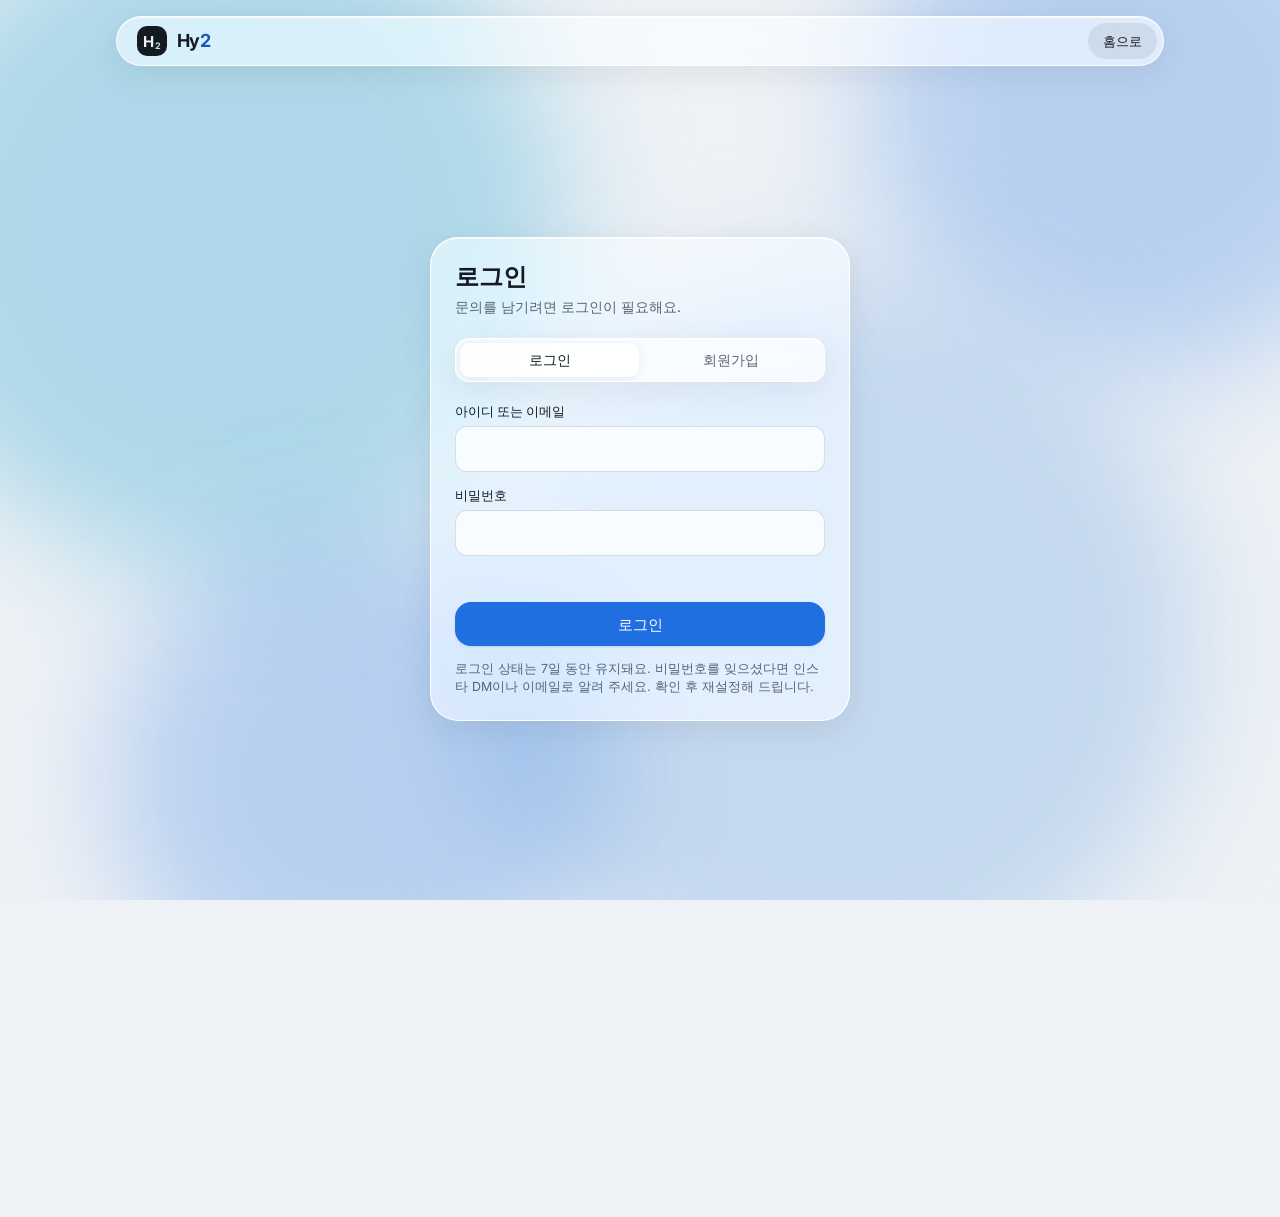
<file: public/inquiry.html>
<!doctype html>
<html lang="ko">
<head>
<meta charset="utf-8">
<meta name="viewport" content="width=device-width, initial-scale=1, viewport-fit=cover">
<title>내 문의 · Hy2</title>
<meta name="robots" content="noindex">
<link rel="icon" href="data:image/svg+xml,%3Csvg xmlns='http://www.w3.org/2000/svg' viewBox='0 0 64 64'%3E%3Crect width='64' height='64' rx='16' fill='%23141a22'/%3E%3Ctext x='10' y='42' font-family='Arial' font-weight='700' font-size='28' fill='%23eef2f6'%3EHy%3C/text%3E%3Ctext x='45' y='48' font-family='Arial' font-weight='700' font-size='16' fill='%23bfe6f0'%3E2%3C/text%3E%3C/svg%3E">
<link rel="preconnect" href="https://fonts.googleapis.com">
<link rel="preconnect" href="https://fonts.gstatic.com" crossorigin>
<link rel="stylesheet" href="https://fonts.googleapis.com/css2?family=Inter:wght@400;500;600;700&family=Noto+Sans+KR:wght@400;500;600;700&family=JetBrains+Mono:wght@400;500&display=swap">
<link rel="stylesheet" href="assets/style.css?v=2130e02-0627">
<style>
.pane{padding:var(--s6);overflow-y:auto;display:grid;gap:var(--s6);align-content:start;flex:1}
.pane h2{font-size:22px;line-height:28px;font-weight:600;letter-spacing:-.01em}
.pane .lead{color:var(--ink-muted);font-size:14px;margin-top:4px}
.cat-grid{display:grid;grid-template-columns:repeat(auto-fill,minmax(200px,1fr));gap:12px}
.cat{display:grid;gap:4px;text-align:left;padding:18px;border-radius:18px;border:1px solid var(--line);background:var(--glass-strong);cursor:pointer;color:var(--ink);font:inherit;transition:border-color .2s,transform .2s var(--ease)}
.cat:hover{border-color:var(--accent);transform:translateY(-2px)}
.cat b{font-size:15px;font-weight:600}
.cat span{font-size:13px;color:var(--ink-muted);line-height:19px}
.cat .ex{display:flex;flex-wrap:wrap;gap:4px;margin-top:8px}
.cat .ex i{font-style:normal;font-size:11.5px;line-height:16px;padding:3px 8px;border-radius:999px;background:var(--hairline);color:var(--ink)}
.cat .ic{width:36px;height:36px;border-radius:11px;background:var(--aqua);display:grid;place-items:center;font-weight:700;font-size:15px;margin-bottom:6px}
.label-row{display:flex;justify-content:space-between;align-items:center;gap:8px}
.picked{display:flex;align-items:center;gap:var(--s2);flex-wrap:wrap}
.purpose-chips{display:flex;flex-wrap:wrap;gap:var(--s2)}
.purpose-chips button{font:500 13px/18px var(--sans);padding:7px 14px;border-radius:999px;border:1px solid var(--line);background:var(--glass-strong);color:var(--ink);cursor:pointer}
.purpose-chips button[aria-pressed="true"]{background:var(--aqua);border-color:transparent}
.new-form{display:grid;gap:var(--s4);max-width:640px}
.sec{display:grid;gap:12px;padding:var(--s6);border-radius:20px;background:var(--hairline)}
.sec h3{font-size:16px;font-weight:600}
.kv{display:grid;grid-template-columns:90px minmax(0,1fr) auto;gap:10px var(--s4);align-items:center;font-size:14px}
.kv dt{color:var(--ink-muted)}
.kv dd{margin:0;overflow-wrap:anywhere}
.otp-setup{display:grid;grid-template-columns:180px minmax(0,1fr);gap:var(--s6);align-items:start}
.otp-setup img{width:180px;height:180px;background:#fff;border-radius:14px;padding:8px}
@media (max-width:560px){.otp-setup{grid-template-columns:1fr}}
.secret{font:500 13px/20px var(--mono);overflow-wrap:anywhere;padding:8px 12px;border-radius:10px;background:var(--glass-strong)}
.table-wrap{overflow-x:auto}
table{width:100%;border-collapse:collapse;font-size:13px;font-variant-numeric:tabular-nums}
th,td{text-align:left;padding:10px 12px;border-bottom:1px solid var(--hairline);white-space:nowrap}
th{font-weight:500;color:var(--ink-muted);font-size:12px}
</style>
</head>
<body>
<canvas id="orbs" aria-hidden="true"></canvas>
<div class="wrap">
  <div class="nav-shell">
    <nav class="nav glass" aria-label="주요 메뉴">
      <a class="brand" href="index.html" aria-label="Hy2 홈"><span class="mark" aria-hidden="true">H<i>2</i></span><span class="word">Hy<em>2</em></span></a>
      <div class="nav-right">
        <a class="btn btn-quiet btn-sm btn-pill" href="index.html">홈</a>
        <div id="nav-auth" class="nav-auth"></div>
      </div>
    </nav>
  </div>

  <div class="app" id="app">
    <aside class="side glass" aria-label="내 문의 목록">
      <button class="btn btn-primary" type="button" id="new-btn">새 문의 만들기</button>
      <div class="side-head"><b>내 문의</b><small class="muted" id="count"></small></div>
      <div class="tlist" id="tlist"></div>
      <div class="side-foot">
        <button class="btn btn-quiet btn-sm" type="button" id="account-btn">내 계정 · 보안</button>
        <button class="btn btn-quiet btn-sm" type="button" id="logout-btn">로그아웃</button>
      </div>
    </aside>
    <main class="main glass" id="main"></main>
  </div>
</div>

<script src="assets/vendor/supabase-2.45.4.js"></script>
<script src="assets/app.js?v=2130e02-0627"></script>
<script src="assets/chat.js?v=2130e02-0627"></script>
<script>
(async () => {
  const { sb, h, $, toast, errMsg, confirmBox, formBox, copyText, CATEGORIES, STATUS, ago, timeFull, requireUser, logout } = Hy2;
  const me = await requireUser();
  if (!me) return;

  const main = $("#main"), app = $("#app");
  let tickets = [], current = null, unmount = () => {};

  const backBtn = () => h("button", { class: "btn btn-quiet btn-sm back-btn", type: "button", onclick: () => show({ view: "home" }) }, "← 목록");

  async function loadTickets() {
    const { data } = await sb.from("tickets").select("id, title, category, status, updated_at").order("updated_at", { ascending: false });
    tickets = data || [];
    $("#count").textContent = tickets.length ? `${tickets.length}건` : "";
    const list = $("#tlist");
    list.replaceChildren();
    if (!tickets.length) { list.append(h("p", { class: "empty", style: "padding:24px 8px", text: "아직 문의가 없어요." })); return; }
    for (const t of tickets) {
      list.append(h("button", { class: "titem", type: "button", "aria-current": current === t.id, onclick: () => show({ view: "chat", id: t.id }) },
        h("div", { class: "r1" }, h("b", { text: t.title }), Hy2Chat.statusChip(t.status)),
        h("small", { text: `${CATEGORIES[t.category]?.label || ""} · ${ago(t.updated_at)}` })));
    }
  }

  function show(state, push = true) {
    unmount(); unmount = () => {};
    current = state.view === "chat" ? state.id : null;
    app.classList.toggle("has-open", state.view !== "home");
    const url = new URL(location.href);
    url.search = state.view === "chat" ? `?t=${state.id}` : state.view === "new" && state.cat ? `?new=${state.cat}` : state.view === "new" ? "?new=" : state.view === "account" ? "?account=1" : "";
    if (push) history.replaceState(null, "", url);
    [...$("#tlist").children].forEach((b) => b.setAttribute?.("aria-current", false));
    loadTickets();
    if (state.view === "chat") return openChat(state.id);
    if (state.view === "new") return newView(state.cat);
    if (state.view === "account") return accountView();
    homeView();
  }

  function homeView() {
    main.replaceChildren(h("div", { class: "pane" },
      h("div", {}, h("h2", { text: `${me.name}님, 안녕하세요` }),
        h("p", { class: "lead", text: "왼쪽에서 문의를 고르거나 새 문의를 만들어 주세요. Hy2가 답장하면 여기서 바로 볼 수 있어요." })),
      h("div", {}, h("button", { class: "btn btn-primary", type: "button", onclick: () => show({ view: "new" }) }, "새 문의 만들기"))));
  }

  async function openChat(id) {
    const holder = h("div", { class: "chat-holder", style: "display:flex;flex-direction:column;flex:1;min-height:0" });
    main.replaceChildren(h("div", { style: "padding:12px 16px 0" }, backBtn()), holder);
    unmount = await Hy2Chat.mount(holder, { ticketId: id, me, onChange: loadTickets });
  }

  // 새 문의: 1) 분야 선택 → 2) 용도·제목·내용
  function newView(cat) {
    if (!cat || !CATEGORIES[cat]) {
      main.replaceChildren(h("div", { class: "pane" }, backBtn(),
        h("div", {}, h("h2", { text: "어떤 분야인가요?" }), h("p", { class: "lead", text: "분야를 고르면 그 분야에 맞춰 1:1 문의가 시작돼요." })),
        h("div", { class: "cat-grid" }, Object.entries(CATEGORIES).map(([k, c]) =>
          h("button", { class: "cat", type: "button", onclick: () => show({ view: "new", cat: k }) },
            h("span", { class: "ic", "aria-hidden": "true", text: c.label.slice(0, 1) }), h("b", { text: c.label }), h("span", { text: c.desc }),
            h("span", { class: "ex" }, c.purposes.slice(0, 3).map((x) => h("i", { text: x })))))))); 
      return;
    }
    const c = CATEGORIES[cat];
    const picked = new Set();
    const chips = h("div", { class: "purpose-chips", role: "group", "aria-label": "용도 고르기" },
      c.purposes.map((p) => h("button", { type: "button", "aria-pressed": "false", onclick: (e) => {
        picked.has(p) ? picked.delete(p) : picked.add(p);
        e.currentTarget.setAttribute("aria-pressed", picked.has(p));
      } }, p)));
    const extra = h("input", { class: "input", id: "n-purpose", maxlength: "120", placeholder: "예) 300명 규모 게임 커뮤니티 서버에서 사용" });
    const title = h("input", { class: "input", id: "n-title", maxlength: "80", placeholder: `예) ${c.purposes[0]}용 ${c.label} 제작 문의` });
    const body = h("textarea", { class: "input", id: "n-body", maxlength: "2000", rows: "6",
      placeholder: "필요한 기능, 원하는 완료 날짜, 예산 범위, 참고 자료를 알려 주세요." });
    const msg = h("p", { class: "form-msg" });
    const btn = h("button", { class: "btn btn-primary", type: "submit" }, "문의 보내기");
    main.replaceChildren(h("div", { class: "pane" }, backBtn(),
      h("div", { class: "picked" }, h("h2", { text: c.label }), h("button", { class: "btn btn-quiet btn-sm", type: "button", onclick: () => show({ view: "new" }) }, "분야 바꾸기")),
      h("form", { class: "new-form", onsubmit: async (e) => {
        e.preventDefault();
        msg.textContent = "";
        const purpose = [...picked, extra.value.trim()].filter(Boolean).join(" · ");
        if (!purpose) { msg.textContent = "어디에 쓸지 하나 이상 고르거나 적어 주세요."; return; }
        if (!title.value.trim()) { msg.textContent = "제목을 적어 주세요."; title.focus(); return; }
        if (body.value.trim().length < 5) { msg.textContent = "내용을 5자 이상 적어 주세요."; body.focus(); return; }
        btn.disabled = true;
        const { data, error } = await sb.rpc("create_ticket", { p_category: cat, p_purpose: purpose.slice(0, 200), p_title: title.value.trim(), p_body: body.value.trim() });
        btn.disabled = false;
        if (error) { msg.textContent = errMsg(error); return; }
        toast("문의를 보냈어요. 답장이 오면 여기서 볼 수 있어요.");
        show({ view: "chat", id: data });
      } },
        h("div", { class: "field" }, h("span", { class: "label", text: "어디에 쓸 건가요?" }), chips, extra),
        h("div", { class: "field" }, h("label", { for: "n-title", text: "제목" }), title),
        h("div", { class: "field" }, h("div", { class: "label-row" }, h("label", { for: "n-body", text: "내용" }),
          h("button", { class: "btn btn-quiet btn-sm", type: "button", onclick: () => {
            if (body.value.trim() && !body.value.includes("꼭 필요한 기능:")) body.value += "\n\n";
            if (!body.value.includes("꼭 필요한 기능:")) body.value += "꼭 필요한 기능: \n원하는 완료 날짜: \n예산 범위: \n참고할 자료나 링크: ";
            body.focus();
          } }, "문의 양식 넣기")), body),
        msg, h("div", {}, btn))));
    title.focus();
  }

  // 내 계정: 정보, OTP, 로그인 기록
  async function accountView() {
    const pane = h("div", { class: "pane" }, backBtn(), h("div", {}, h("h2", { text: "내 계정 · 보안" })));
    main.replaceChildren(pane);

    const info = h("div", { class: "sec" }, h("h3", { text: "내 정보" }),
      h("dl", { class: "kv" },
        h("dt", { text: "아이디" }), h("dd", { text: me.username }), h("span"),
        h("dt", { text: "이메일" }), h("dd", { text: me.email }), h("span"),
        h("dt", { text: "이름" }), h("dd", { id: "my-name", text: me.name }),
        h("button", { class: "btn btn-quiet btn-sm", type: "button", onclick: async () => {
          const r = await formBox({ title: "이름 바꾸기", fields: [{ name: "name", label: "이름", value: me.name }] });
          if (!r) return;
          const name = r.name.trim();
          if (!name || name.length > 30) return toast("이름은 1~30자로 입력해 주세요.");
          const { error } = await sb.from("profiles").update({ name }).eq("id", me.id);
          if (error) return toast(errMsg(error));
          me.name = name; $("#my-name").textContent = name; toast("이름을 바꿨어요.");
        } }, "변경")));
    const otp = h("div", { class: "sec" });
    const logs = h("div", { class: "sec" }, h("h3", { text: "최근 로그인 기록" }), h("p", { class: "muted", style: "font-size:13px", text: "로그인 IP와 기기 정보는 3개월 후 자동으로 삭제돼요." }));
    pane.append(info, otp, logs);
    paintOtp(otp);

    const { data: rows } = await sb.from("login_logs").select("created_at, ip, device, os, browser, is_vpn").order("created_at", { ascending: false }).limit(20);
    logs.append(h("div", { class: "table-wrap" }, h("table", {},
      h("thead", {}, h("tr", {}, ["일시", "IP", "기기", "브라우저"].map((x) => h("th", { text: x })))),
      h("tbody", {}, (rows || []).map((r) => h("tr", {},
        h("td", { text: timeFull(r.created_at) }), h("td", { class: "mono", text: r.ip }),
        h("td", { text: `${r.device} · ${r.os}` }), h("td", { text: r.browser })))))));
  }

  async function paintOtp(box) {
    box.replaceChildren(h("h3", { text: "OTP 2단계 인증" }));
    const { data } = await sb.auth.mfa.listFactors();
    const verified = data?.totp?.find((f) => f.status === "verified");
    if (verified) {
      box.append(h("p", {}, h("span", { class: "chip on", text: "켜짐" }), " 로그인할 때 인증 앱의 6자리 코드를 함께 입력해요."),
        h("div", {}, h("button", { class: "btn btn-danger btn-sm", type: "button", onclick: async () => {
          if (!(await confirmBox({ title: "OTP를 끌까요?", body: "끄면 비밀번호만으로 로그인할 수 있게 돼요.", ok: "끄기", danger: true }))) return;
          const { error } = await sb.auth.mfa.unenroll({ factorId: verified.id });
          if (error) return toast("OTP를 끄지 못했어요. 다시 로그인한 뒤 시도해 주세요.");
          toast("OTP를 껐어요."); paintOtp(box);
        } }, "OTP 끄기")));
      return;
    }
    box.append(h("p", {}, h("span", { class: "chip off", text: "꺼짐" }), " 켜 두면 비밀번호가 새어 나가도 계정을 지킬 수 있어요."),
      h("div", {}, h("button", { class: "btn btn-primary btn-sm", type: "button", onclick: () => enrollOtp(box) }, "OTP 켜기")));
  }

  async function enrollOtp(box) {
    // 끝내지 못한 이전 등록 정리
    const { data: list } = await sb.auth.mfa.listFactors();
    for (const f of list?.all || []) if (f.status !== "verified") await sb.auth.mfa.unenroll({ factorId: f.id });
    const { data, error } = await sb.auth.mfa.enroll({ factorType: "totp", friendlyName: `Hy2-${Date.now()}` });
    if (error) return toast("OTP 등록을 시작하지 못했어요.");
    const code = h("input", { class: "input otp-input", id: "otp-code", inputmode: "numeric", maxlength: "6", placeholder: "000000", autocomplete: "one-time-code" });
    const msg = h("p", { class: "form-msg" });
    box.replaceChildren(h("h3", { text: "OTP 켜기" }),
      h("div", { class: "otp-setup" },
        h("img", { src: data.totp.qr_code, alt: "OTP 등록 QR 코드" }),
        h("div", { style: "display:grid;gap:12px" },
          h("p", { class: "muted", style: "font-size:14px", text: "1. Google Authenticator 같은 인증 앱으로 QR을 찍어 주세요. QR을 못 찍으면 아래 키를 직접 입력하세요." }),
          h("div", { style: "display:flex;gap:8px;align-items:center" }, h("code", { class: "secret", text: data.totp.secret }),
            h("button", { class: "btn btn-quiet btn-sm", type: "button", onclick: () => copyText(data.totp.secret, "키를 복사했어요.") }, "복사")),
          h("p", { class: "muted", style: "font-size:14px", text: "2. 앱에 나온 6자리 코드를 입력해 주세요." }),
          h("form", { style: "display:grid;gap:10px", onsubmit: async (e) => {
            e.preventDefault();
            const { error } = await sb.auth.mfa.challengeAndVerify({ factorId: data.id, code: code.value.trim() });
            if (error) { msg.textContent = "코드가 맞지 않아요. 새 코드로 다시 입력해 주세요."; return; }
            toast("OTP를 켰어요. 다음 로그인부터 코드를 입력해요.");
            paintOtp(box);
          } }, code, msg, h("div", { style: "display:flex;gap:8px" },
            h("button", { class: "btn btn-primary btn-sm", type: "submit" }, "확인하고 켜기"),
            h("button", { class: "btn btn-quiet btn-sm", type: "button", onclick: async () => { await sb.auth.mfa.unenroll({ factorId: data.id }); paintOtp(box); } }, "취소"))))));
    code.focus();
  }

  $("#new-btn").onclick = () => show({ view: "new" });
  $("#account-btn").onclick = () => show({ view: "account" });
  $("#logout-btn").onclick = logout;

  // 목록 실시간 갱신
  sb.channel("my-tickets").on("postgres_changes", { event: "*", schema: "public", table: "tickets" }, () => loadTickets()).subscribe();

  const p = new URLSearchParams(location.search);
  if (p.get("t")) show({ view: "chat", id: p.get("t") }, false);
  else if (p.has("new")) show({ view: "new", cat: p.get("new") }, false);
  else if (p.get("account")) show({ view: "account" }, false);
  else show({ view: "home" }, false);
})();
</script>
</body>
</html>
</file>
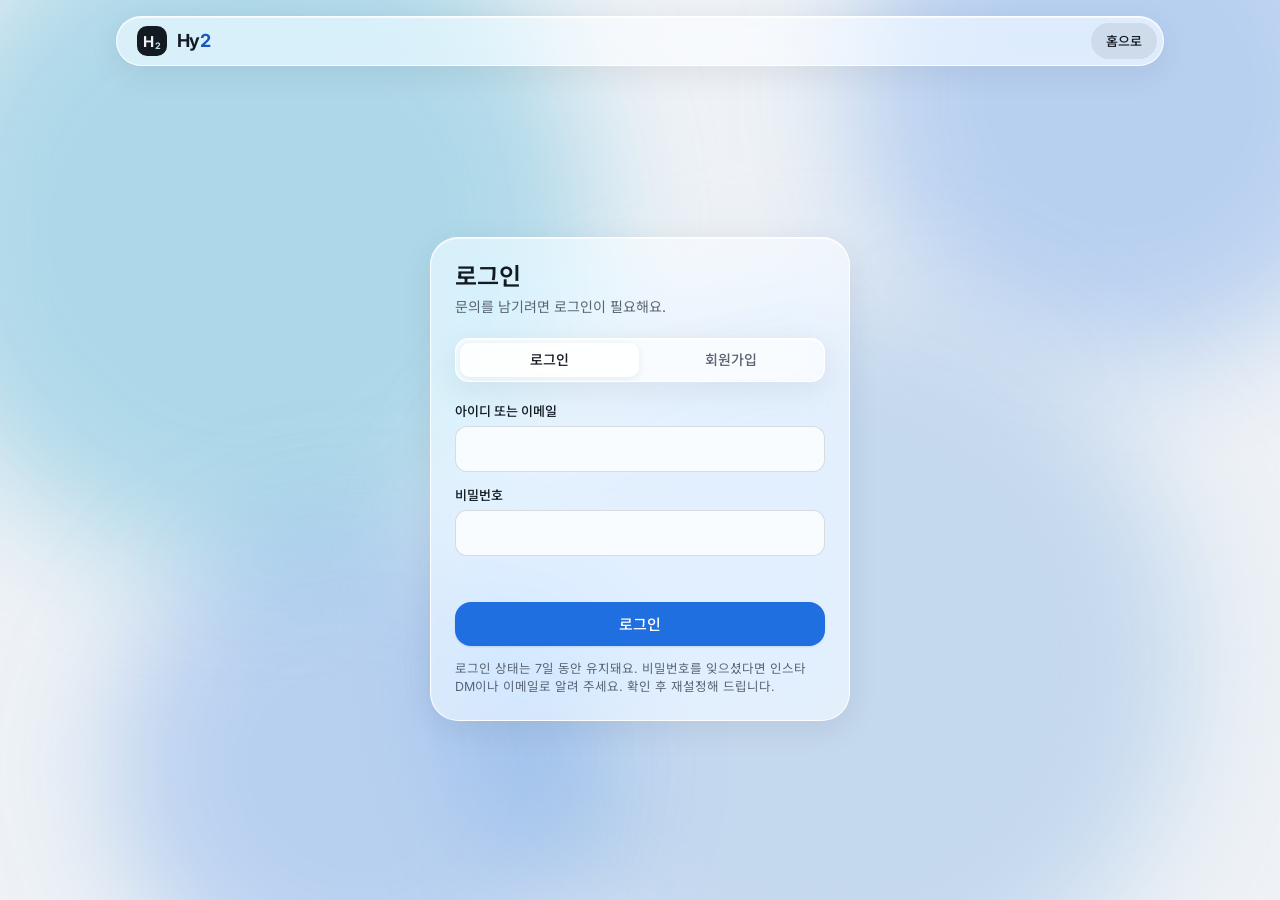
<file: public/login.html>
<!doctype html>
<html lang="ko">
<head>
<meta charset="utf-8">
<meta name="viewport" content="width=device-width, initial-scale=1, viewport-fit=cover">
<title>로그인 · Hy2</title>
<meta name="robots" content="noindex">
<link rel="icon" href="data:image/svg+xml,%3Csvg xmlns='http://www.w3.org/2000/svg' viewBox='0 0 64 64'%3E%3Crect width='64' height='64' rx='16' fill='%23141a22'/%3E%3Ctext x='10' y='42' font-family='Arial' font-weight='700' font-size='28' fill='%23eef2f6'%3EHy%3C/text%3E%3Ctext x='45' y='48' font-family='Arial' font-weight='700' font-size='16' fill='%23bfe6f0'%3E2%3C/text%3E%3C/svg%3E">
<link rel="preconnect" href="https://fonts.googleapis.com">
<link rel="preconnect" href="https://fonts.gstatic.com" crossorigin>
<link rel="stylesheet" href="https://fonts.googleapis.com/css2?family=Inter:wght@400;500;600;700&family=Noto+Sans+KR:wght@400;500;600;700&family=JetBrains+Mono:wght@400;500&display=swap">
<link rel="stylesheet" href="assets/style.css?v=2130e02-0627">
<style>
.auth{min-height:calc(100vh - 90px);display:grid;place-items:center;padding-block:var(--s6) var(--s10)}
.auth-card{width:min(420px,100%);border-radius:var(--r-lg);padding:var(--s6);display:grid;gap:20px}
.auth-card h1{font-size:24px;line-height:30px;font-weight:600;letter-spacing:-.01em}
.auth-card .sub{color:var(--ink-muted);font-size:14px;margin-top:4px}
.tabs{width:100%}
.tabs button{flex:1}
form{display:grid;gap:14px}
.row2{display:grid;grid-template-columns:1fr 1fr;gap:12px}
@media (max-width:420px){.row2{grid-template-columns:1fr}}
.consent{padding:12px 14px;border-radius:12px;background:var(--hairline);font-size:12.5px;line-height:19px;color:var(--ink-muted)}
.consent b{color:var(--ink);font-weight:600}
.notice{padding:10px 14px;border-radius:12px;font-size:13px;line-height:19px;background:rgba(31,111,224,.1);color:var(--accent-text)}
</style>
</head>
<body>
<canvas id="orbs" aria-hidden="true"></canvas>
<div class="wrap">
  <div class="nav-shell">
    <nav class="nav glass" aria-label="주요 메뉴">
      <a class="brand" href="index.html" aria-label="Hy2 홈"><span class="mark" aria-hidden="true">H<i>2</i></span><span class="word">Hy<em>2</em></span></a>
      <a class="btn btn-quiet btn-sm btn-pill" href="index.html">홈으로</a>
    </nav>
  </div>

  <main class="auth">
    <div class="auth-card glass">
      <div>
        <h1 id="title">로그인</h1>
        <p class="sub" id="subtitle">문의를 남기려면 로그인이 필요해요.</p>
      </div>
      <p class="notice" id="notice" hidden></p>

      <div class="tabs glass" role="tablist" id="tabs">
        <button role="tab" type="button" id="tab-login" aria-selected="true">로그인</button>
        <button role="tab" type="button" id="tab-signup" aria-selected="false">회원가입</button>
      </div>

      <form id="login-form" novalidate>
        <div class="field"><label for="l-id">아이디 또는 이메일</label><input class="input" id="l-id" name="identifier" autocomplete="username" required></div>
        <div class="field"><label for="l-pw">비밀번호</label><input class="input" id="l-pw" name="password" type="password" autocomplete="current-password" required></div>
        <p class="form-msg" id="l-msg" role="alert"></p>
        <button class="btn btn-primary" type="submit" id="l-btn">로그인</button>
        <p class="muted" style="font-size:12.5px;line-height:18px">로그인 상태는 7일 동안 유지돼요. 비밀번호를 잊으셨다면 인스타 DM이나 이메일로 알려 주세요. 확인 후 재설정해 드립니다.</p>
      </form>

      <form id="signup-form" novalidate hidden>
        <div class="row2">
          <div class="field"><label for="s-user">아이디</label><input class="input" id="s-user" name="username" autocomplete="username" maxlength="20" required><span class="hint">영문·숫자·밑줄 3~20자</span></div>
          <div class="field"><label for="s-name">이름</label><input class="input" id="s-name" name="name" autocomplete="name" maxlength="30" required><span class="hint">후기에는 첫 글자만 보여요</span></div>
        </div>
        <div class="field"><label for="s-email">이메일</label><input class="input" id="s-email" name="email" type="email" autocomplete="email" required></div>
        <div class="row2">
          <div class="field"><label for="s-pw">비밀번호</label><input class="input" id="s-pw" name="password" type="password" autocomplete="new-password" minlength="8" required><span class="hint">8자 이상</span></div>
          <div class="field"><label for="s-pw2">비밀번호 확인</label><input class="input" id="s-pw2" name="password2" type="password" autocomplete="new-password" required></div>
        </div>
        <div class="consent">
          <b>개인정보 수집·이용 동의 (필수)</b><br>
          수집 항목: 아이디, 이름, 이메일, 로그인 IP·기기·브라우저·접속 시각<br>
          목적: 회원 식별, 문의 응대, 부정 로그인 방지<br>
          보관: 로그인 기록은 3개월 후 자동 삭제, 회원 정보는 탈퇴 시 삭제 · <a href="privacy.html" target="_blank">자세히</a>
        </div>
        <label class="check"><input type="checkbox" id="s-consent"> 위 내용을 확인했고 동의합니다.</label>
        <p class="form-msg" id="s-msg" role="alert"></p>
        <button class="btn btn-primary" type="submit" id="s-btn">가입하고 시작하기</button>
      </form>

      <form id="otp-form" novalidate hidden>
        <div class="field">
          <label for="otp">인증 앱의 6자리 코드</label>
          <input class="input otp-input" id="otp" name="otp" inputmode="numeric" autocomplete="one-time-code" maxlength="6" pattern="[0-9]{6}" required>
          <span class="hint">Google Authenticator 같은 인증 앱에 표시된 Hy2 코드를 입력해 주세요.</span>
        </div>
        <p class="form-msg" id="o-msg" role="alert"></p>
        <button class="btn btn-primary" type="submit" id="o-btn">확인</button>
        <button class="btn btn-quiet" type="button" id="o-cancel">다른 계정으로 로그인</button>
      </form>
    </div>
  </main>
</div>

<script src="assets/vendor/supabase-2.45.4.js"></script>
<script src="assets/app.js?v=2130e02-0627"></script>
<script>
(() => {
  const { sb, $, callFn, needsOtp, currentUser } = Hy2;
  const params = new URLSearchParams(location.search);
  const rawNext = params.get("next") || "";
  const next = /^[a-z]+\.html([?#][\w=&#%.-]*)?$/i.test(rawNext) ? rawNext : "inquiry.html";

  const forms = { login: $("#login-form"), signup: $("#signup-form"), otp: $("#otp-form") };
  function mode(m) {
    for (const [k, f] of Object.entries(forms)) f.hidden = k !== m;
    $("#tabs").hidden = m === "otp";
    $("#tab-login").setAttribute("aria-selected", m === "login");
    $("#tab-signup").setAttribute("aria-selected", m === "signup");
    $("#title").textContent = m === "signup" ? "회원가입" : m === "otp" ? "2단계 인증" : "로그인";
    $("#subtitle").textContent = m === "signup" ? "가입하면 바로 1:1 문의를 남길 수 있어요." : m === "otp" ? "계정에 OTP가 켜져 있어요." : "문의를 남기려면 로그인이 필요해요.";
    (m === "otp" ? $("#otp") : forms[m].querySelector("input"))?.focus();
  }
  $("#tab-login").onclick = () => mode("login");
  $("#tab-signup").onclick = () => mode("signup");

  const notice = (t) => { $("#notice").textContent = t; $("#notice").hidden = !t; };
  if (params.get("expired")) notice("로그인한 지 7일이 지났거나 세션이 만료됐어요. 다시 로그인해 주세요.");

  const busy = (btn, on, label) => { btn.disabled = on; btn.textContent = on ? "확인 중…" : label; };

  async function afterSession() {
    if (await needsOtp()) return mode("otp");
    location.replace(next);
  }

  // 이미 로그인한 경우
  (async () => {
    const u = await currentUser();
    if (u?.id) return location.replace(next);
    if (u?.needsOtp) return mode("otp");
    if (params.get("mode") === "signup") mode("signup");
  })();

  forms.login.addEventListener("submit", async (e) => {
    e.preventDefault();
    const msg = $("#l-msg"), btn = $("#l-btn");
    msg.textContent = "";
    const identifier = $("#l-id").value.trim(), password = $("#l-pw").value;
    if (!identifier || !password) { msg.textContent = "아이디와 비밀번호를 입력해 주세요."; return; }
    busy(btn, true, "로그인");
    const r = await callFn("auth", { action: "login", identifier, password });
    if (!r.ok || !r.session) { busy(btn, false, "로그인"); msg.textContent = r.message || "로그인하지 못했어요."; return; }
    const { error } = await sb.auth.setSession(r.session);
    busy(btn, false, "로그인");
    if (error) { msg.textContent = "세션을 저장하지 못했어요. 브라우저 쿠키·저장소 설정을 확인해 주세요."; return; }
    afterSession();
  });

  forms.signup.addEventListener("submit", async (e) => {
    e.preventDefault();
    const msg = $("#s-msg"), btn = $("#s-btn");
    msg.textContent = "";
    const v = {
      username: $("#s-user").value.trim(), name: $("#s-name").value.trim(),
      email: $("#s-email").value.trim(), password: $("#s-pw").value,
    };
    for (const el of forms.signup.querySelectorAll(".input")) el.removeAttribute("aria-invalid");
    const bad = (id, t) => { $(id).setAttribute("aria-invalid", "true"); $(id).focus(); msg.textContent = t; };
    if (!/^[A-Za-z0-9_]{3,20}$/.test(v.username)) return bad("#s-user", "아이디는 영문·숫자·밑줄 3~20자로 입력해 주세요.");
    if (!v.name) return bad("#s-name", "이름을 입력해 주세요.");
    if (!/^[^\s@]+@[^\s@]+\.[^\s@]{2,}$/.test(v.email)) return bad("#s-email", "이메일 형식을 확인해 주세요.");
    if (v.password.length < 8) return bad("#s-pw", "비밀번호는 8자 이상이어야 해요.");
    if (v.password !== $("#s-pw2").value) return bad("#s-pw2", "비밀번호 확인이 일치하지 않아요.");
    if (!$("#s-consent").checked) { msg.textContent = "개인정보 수집·이용에 동의해야 가입할 수 있어요."; return; }
    busy(btn, true, "가입하고 시작하기");
    const r = await callFn("auth", { action: "signup", ...v, consent: true });
    busy(btn, false, "가입하고 시작하기");
    if (!r.ok || !r.session) { msg.textContent = r.message || "가입하지 못했어요."; return; }
    await sb.auth.setSession(r.session);
    location.replace(next);
  });

  $("#otp").addEventListener("input", (e) => { e.target.value = e.target.value.replace(/\D/g, "").slice(0, 6); if (e.target.value.length === 6) forms.otp.requestSubmit(); });
  forms.otp.addEventListener("submit", async (e) => {
    e.preventDefault();
    const msg = $("#o-msg"), btn = $("#o-btn"), code = $("#otp").value;
    msg.textContent = "";
    if (!/^\d{6}$/.test(code)) { msg.textContent = "6자리 숫자를 입력해 주세요."; return; }
    busy(btn, true, "확인");
    const { data: f } = await sb.auth.mfa.listFactors();
    const factor = f?.totp?.find((x) => x.status === "verified");
    if (!factor) { busy(btn, false, "확인"); msg.textContent = "OTP 정보를 찾지 못했어요. 다시 로그인해 주세요."; return; }
    const { error } = await sb.auth.mfa.challengeAndVerify({ factorId: factor.id, code });
    busy(btn, false, "확인");
    if (error) { msg.textContent = "코드가 맞지 않아요. 인증 앱의 시간을 확인하고 새 코드로 다시 입력해 주세요."; $("#otp").value = ""; return; }
    location.replace(next);
  });
  $("#o-cancel").onclick = async () => { await sb.auth.signOut(); mode("login"); };
})();
</script>
</body>
</html>
</file>
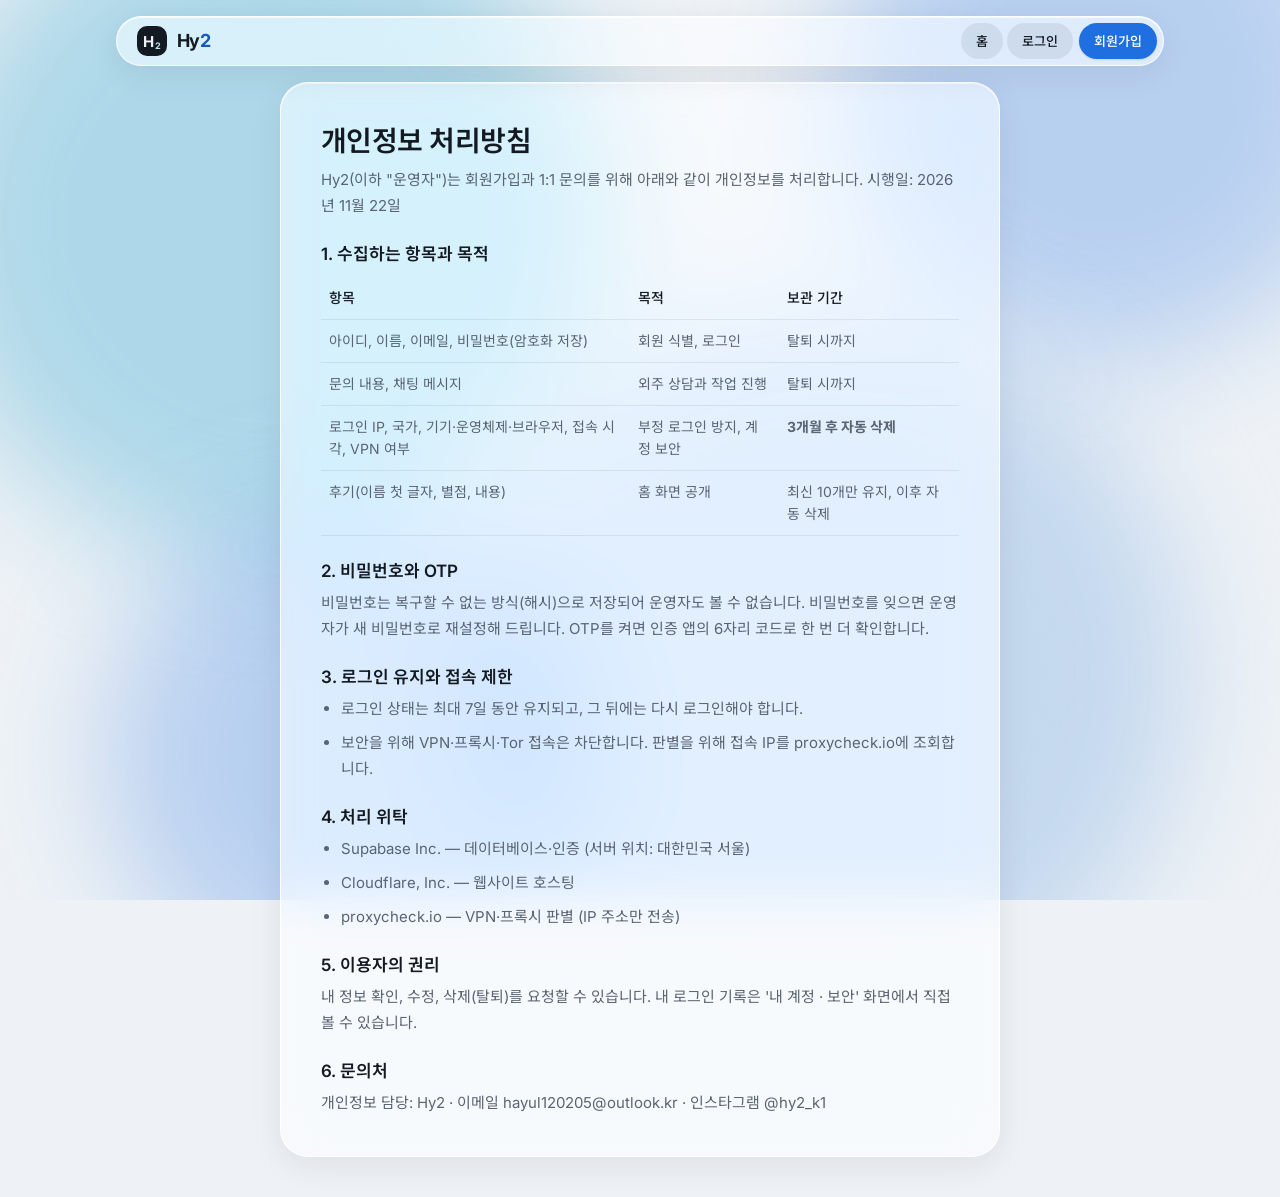
<file: public/privacy.html>
<!doctype html>
<html lang="ko">
<head>
<meta charset="utf-8">
<meta name="viewport" content="width=device-width, initial-scale=1, viewport-fit=cover">
<title>개인정보 처리방침 · Hy2</title>
<link rel="preconnect" href="https://fonts.googleapis.com">
<link rel="preconnect" href="https://fonts.gstatic.com" crossorigin>
<link rel="stylesheet" href="https://fonts.googleapis.com/css2?family=Inter:wght@400;500;600;700&family=Noto+Sans+KR:wght@400;500;600;700&display=swap">
<link rel="stylesheet" href="assets/style.css?v=2130e02-0627">
<style>
.doc{max-width:720px;margin:0 auto var(--s10);border-radius:var(--r-lg);padding:var(--s10)}
.doc h1{font-size:28px;line-height:36px;font-weight:600;letter-spacing:-.02em}
.doc h2{font-size:17px;font-weight:600;margin-top:var(--s6)}
.doc p,.doc li{color:var(--ink-muted);line-height:26px;margin-top:8px}
.doc ul{padding-left:20px;list-style:disc}
.doc table{width:100%;border-collapse:collapse;margin-top:12px;font-size:14px}
.doc th,.doc td{border-bottom:1px solid var(--hairline);padding:10px 8px;text-align:left;vertical-align:top}
.doc th{color:var(--ink);font-weight:500;white-space:nowrap}
.doc td{color:var(--ink-muted)}
@media (max-width:600px){.doc{padding:var(--s6)}}
</style>
</head>
<body>
<canvas id="orbs" aria-hidden="true"></canvas>
<div class="wrap">
  <div class="nav-shell">
    <nav class="nav glass"><a class="brand" href="index.html" aria-label="Hy2 홈"><span class="mark" aria-hidden="true">H<i>2</i></span><span class="word">Hy<em>2</em></span></a><div class="nav-right"><a class="btn btn-quiet btn-sm btn-pill" href="index.html">홈</a><div id="nav-auth" class="nav-auth"></div></div></nav>
  </div>
  <article class="doc glass">
    <h1>개인정보 처리방침</h1>
    <p>Hy2(이하 "운영자")는 회원가입과 1:1 문의를 위해 아래와 같이 개인정보를 처리합니다. 시행일: 2026년 11월 22일</p>

    <h2>1. 수집하는 항목과 목적</h2>
    <div style="overflow-x:auto"><table>
      <tr><th>항목</th><th>목적</th><th>보관 기간</th></tr>
      <tr><td>아이디, 이름, 이메일, 비밀번호(암호화 저장)</td><td>회원 식별, 로그인</td><td>탈퇴 시까지</td></tr>
      <tr><td>문의 내용, 채팅 메시지</td><td>외주 상담과 작업 진행</td><td>탈퇴 시까지</td></tr>
      <tr><td>로그인 IP, 국가, 기기·운영체제·브라우저, 접속 시각, VPN 여부</td><td>부정 로그인 방지, 계정 보안</td><td><b>3개월 후 자동 삭제</b></td></tr>
      <tr><td>후기(이름 첫 글자, 별점, 내용)</td><td>홈 화면 공개</td><td>최신 10개만 유지, 이후 자동 삭제</td></tr>
    </table></div>

    <h2>2. 비밀번호와 OTP</h2>
    <p>비밀번호는 복구할 수 없는 방식(해시)으로 저장되어 운영자도 볼 수 없습니다. 비밀번호를 잊으면 운영자가 새 비밀번호로 재설정해 드립니다. OTP를 켜면 인증 앱의 6자리 코드로 한 번 더 확인합니다.</p>

    <h2>3. 로그인 유지와 접속 제한</h2>
    <ul>
      <li>로그인 상태는 최대 7일 동안 유지되고, 그 뒤에는 다시 로그인해야 합니다.</li>
      <li>보안을 위해 VPN·프록시·Tor 접속은 차단합니다. 판별을 위해 접속 IP를 proxycheck.io에 조회합니다.</li>
    </ul>

    <h2>4. 처리 위탁</h2>
    <ul>
      <li>Supabase Inc. — 데이터베이스·인증 (서버 위치: 대한민국 서울)</li>
      <li>Cloudflare, Inc. — 웹사이트 호스팅</li>
      <li>proxycheck.io — VPN·프록시 판별 (IP 주소만 전송)</li>
    </ul>

    <h2>5. 이용자의 권리</h2>
    <p>내 정보 확인, 수정, 삭제(탈퇴)를 요청할 수 있습니다. 내 로그인 기록은 '내 계정 · 보안' 화면에서 직접 볼 수 있습니다.</p>

    <h2>6. 문의처</h2>
    <p>개인정보 담당: Hy2 · 이메일 hayul120205@outlook.kr · 인스타그램 @hy2_k1</p>
  </article>
</div>
<script src="assets/vendor/supabase-2.45.4.js"></script>
<script src="assets/app.js?v=2130e02-0627"></script>
</body>
</html>
</file>
<file: public/assets/style.css>
/* Hy2 — design tokens */
:root{
  --canvas:#eef2f6; --glass:rgba(255,255,255,.58); --glass-strong:rgba(255,255,255,.78);
  --glass-edge:rgba(255,255,255,.9); --hairline:rgba(20,26,34,.08); --line:rgba(20,26,34,.14);
  --ink:#141a22; --ink-muted:#5a6472; --accent:#1f6fe0; --on-accent:#fff;
  --accent-text:#1858b8; --aqua:#bfe6f0; --ok:#1f9d5c; --warn:#b4690e; --danger:#c2372d;
  --orb-a:rgba(122,196,222,.55); --orb-b:rgba(31,111,224,.26); --orb-c:rgba(178,206,236,.7);
  --shadow-glass:0 8px 32px rgba(20,26,34,.08), inset 0 1px 0 rgba(255,255,255,.7);
  --blur-sm:12px; --blur-md:24px;
  --s2:8px; --s4:16px; --s6:24px; --s10:40px;
  --r-sm:10px; --r-md:16px; --r-lg:28px;
  --sans:Inter,"Noto Sans KR",system-ui,-apple-system,sans-serif;
  --mono:"JetBrains Mono",ui-monospace,SFMono-Regular,Menlo,monospace;
  --ease:cubic-bezier(.2,.8,.2,1);
  color-scheme:light;
}
@media (prefers-color-scheme: dark){:root:not([data-theme="light"]){
  --canvas:#0d1116; --glass:rgba(30,37,46,.58); --glass-strong:rgba(34,42,52,.86);
  --glass-edge:rgba(255,255,255,.12); --hairline:rgba(255,255,255,.08); --line:rgba(255,255,255,.16);
  --ink:#eef2f6; --ink-muted:#9aa6b4; --accent:#2f74e6; --on-accent:#fff;
  --accent-text:#8ab6ff; --aqua:#1c4452; --ok:#3cc47c; --warn:#e0a24a; --danger:#ff7a6e;
  --orb-a:rgba(46,130,160,.42); --orb-b:rgba(47,116,230,.32); --orb-c:rgba(60,80,120,.5);
  --shadow-glass:0 8px 32px rgba(0,0,0,.35), inset 0 1px 0 rgba(255,255,255,.08);
  color-scheme:dark}}
:root[data-theme="dark"]{
  --canvas:#0d1116; --glass:rgba(30,37,46,.58); --glass-strong:rgba(34,42,52,.86);
  --glass-edge:rgba(255,255,255,.12); --hairline:rgba(255,255,255,.08); --line:rgba(255,255,255,.16);
  --ink:#eef2f6; --ink-muted:#9aa6b4; --accent:#2f74e6; --on-accent:#fff;
  --accent-text:#8ab6ff; --aqua:#1c4452; --ok:#3cc47c; --warn:#e0a24a; --danger:#ff7a6e;
  --orb-a:rgba(46,130,160,.42); --orb-b:rgba(47,116,230,.32); --orb-c:rgba(60,80,120,.5);
  --shadow-glass:0 8px 32px rgba(0,0,0,.35), inset 0 1px 0 rgba(255,255,255,.08);
  color-scheme:dark}

*{box-sizing:border-box}
html{scroll-behavior:smooth}
body{margin:0;background:var(--canvas);color:var(--ink);font:400 15px/22px var(--sans);-webkit-font-smoothing:antialiased;overflow-x:hidden;min-height:100vh}
img{max-width:100%;display:block}
a{color:var(--accent-text);text-decoration:none}
a:hover{text-decoration:underline;text-underline-offset:3px}
:focus-visible{outline:2px solid var(--accent);outline-offset:2px;border-radius:6px}
h1,h2,h3,h4{margin:0;text-wrap:balance}
p{margin:0}
ul,ol{margin:0;padding:0;list-style:none}
[hidden]{display:none!important}
#orbs{position:fixed;inset:0;width:100%;height:100%;z-index:0;pointer-events:none}

.wrap{position:relative;z-index:1;max-width:1080px;margin:0 auto;
  padding-left:max(16px,env(safe-area-inset-left,0px));padding-right:max(16px,env(safe-area-inset-right,0px))}
.glass{background:var(--glass);border:1px solid var(--glass-edge);box-shadow:var(--shadow-glass);
  -webkit-backdrop-filter:blur(var(--blur-md)) saturate(160%);backdrop-filter:blur(var(--blur-md)) saturate(160%)}

/* nav */
.nav-shell{position:sticky;top:0;z-index:20;padding-block:var(--s4)}
.nav{display:flex;align-items:center;justify-content:space-between;gap:var(--s4);border-radius:999px;padding:6px 6px 6px 20px}
.nav-right{display:flex;align-items:center;gap:4px}
.nav-links{display:flex;gap:2px}
.nav-links a{display:block;padding:8px 14px;border-radius:999px;color:var(--ink-muted);font-size:14px;font-weight:500}
.nav-links a:hover{text-decoration:none;color:var(--ink);background:var(--hairline)}
@media (max-width:720px){.nav-links{display:none}}

/* buttons */
.btn{display:inline-flex;align-items:center;justify-content:center;gap:var(--s2);height:44px;padding:0 20px;border-radius:var(--r-md);
  font:500 15px/1 var(--sans);border:1px solid transparent;cursor:pointer;white-space:nowrap;color:var(--ink);background:none;
  transition:transform .2s var(--ease),background .2s,opacity .2s}
.btn:hover{text-decoration:none;transform:translateY(-1px)}
.btn:active{transform:none}
.btn:disabled{opacity:.5;cursor:not-allowed;transform:none}
.btn-primary{background:var(--accent);color:var(--on-accent);box-shadow:0 1px 2px rgba(20,26,34,.12)}
.btn-ghost{background:var(--glass-strong);border-color:var(--glass-edge);box-shadow:var(--shadow-glass)}
.btn-quiet{background:var(--hairline)}
.btn-danger{background:transparent;border-color:var(--line);color:var(--danger)}
.btn-sm{height:36px;padding:0 14px;font-size:13px;border-radius:12px}
.btn-pill{border-radius:999px}
.btn svg{width:16px;height:16px}

/* forms */
.field{display:grid;gap:6px}
.field label,.label{font:500 13px/18px var(--sans);color:var(--ink)}
.field .hint{font-size:12px;line-height:16px;color:var(--ink-muted)}
.input,textarea.input,select.input{width:100%;height:46px;padding:0 14px;border-radius:12px;border:1px solid var(--line);
  background:var(--glass-strong);color:var(--ink);font:400 15px/1.4 var(--sans);transition:border-color .2s,box-shadow .2s}
textarea.input{height:auto;min-height:110px;padding:12px 14px;resize:vertical}
.input:focus{outline:none;border-color:var(--accent);box-shadow:0 0 0 3px rgba(31,111,224,.18)}
.input[aria-invalid="true"]{border-color:var(--danger)}
.check{display:flex;gap:10px;align-items:flex-start;font-size:13px;line-height:19px;color:var(--ink-muted)}
.check input{margin-top:2px;width:16px;height:16px;accent-color:var(--accent);flex:none}
.form-msg{font-size:13px;line-height:18px;min-height:18px;color:var(--danger)}
.form-msg.ok{color:var(--ok)}

/* common bits */
.eyebrow{font:500 12px/16px var(--sans);letter-spacing:.08em;text-transform:uppercase;color:var(--ink-muted)}
.h2{font-size:clamp(26px,3.4vw,34px);line-height:1.2;font-weight:600;letter-spacing:-.02em;margin-top:6px}
.muted{color:var(--ink-muted)}
.mono{font-family:var(--mono)}
.chip{display:inline-flex;align-items:center;gap:6px;font:500 12px/16px var(--sans);padding:4px 10px;border-radius:999px;background:var(--hairline);color:var(--ink);white-space:nowrap}
.chip.open{background:rgba(180,105,14,.14);color:var(--warn)}
.chip.answered{background:rgba(31,111,224,.14);color:var(--accent-text)}
.chip.closed{background:var(--hairline);color:var(--ink-muted)}
.chip.on{background:rgba(31,157,92,.14);color:var(--ok)}
.chip.off{background:var(--hairline);color:var(--ink-muted)}
.chip.bad{background:rgba(194,55,45,.13);color:var(--danger)}
.panel{border-radius:var(--r-lg);padding:var(--s6)}
.toast{position:fixed;left:50%;bottom:calc(24px + env(safe-area-inset-bottom,0px));transform:translateX(-50%) translateY(20px);opacity:0;z-index:50;
  padding:12px 18px;border-radius:14px;background:var(--ink);color:var(--canvas);font-size:14px;font-weight:500;transition:all .3s var(--ease);pointer-events:none;max-width:calc(100% - 32px)}
.toast.show{opacity:1;transform:translateX(-50%)}
.empty{padding:var(--s10) var(--s6);text-align:center;color:var(--ink-muted);font-size:14px;line-height:22px}

/* modal */
.modal{position:fixed;inset:0;z-index:40;display:grid;place-items:center;padding:16px;background:rgba(10,14,20,.35);-webkit-backdrop-filter:blur(4px);backdrop-filter:blur(4px)}
.modal-card{width:min(440px,100%);max-height:calc(100vh - 32px);overflow:auto;border-radius:var(--r-lg);padding:var(--s6);display:grid;gap:var(--s4);background:var(--glass-strong)}
.modal-card h3{font-size:18px;line-height:24px;font-weight:600}
.modal-actions{display:flex;gap:var(--s2);justify-content:flex-end;flex-wrap:wrap}

/* tabs */
.tabs{display:inline-flex;padding:4px;border-radius:14px;gap:2px;max-width:100%;overflow-x:auto}
.tabs button{border:0;background:none;color:var(--ink-muted);font:500 14px/1 var(--sans);padding:10px 16px;border-radius:10px;cursor:pointer;white-space:nowrap}
.tabs button[aria-selected="true"]{background:var(--glass-strong);color:var(--ink);box-shadow:0 2px 8px rgba(20,26,34,.08)}

@media (prefers-reduced-motion:reduce){*{animation:none!important;transition:none!important;scroll-behavior:auto!important}}

/* app shell (문의·어드민) */
.app{display:grid;grid-template-columns:300px minmax(0,1fr);gap:var(--s4);padding-bottom:var(--s10);height:calc(100vh - 92px);min-height:560px}
.side{border-radius:var(--r-lg);padding:var(--s4);display:flex;flex-direction:column;gap:12px;min-height:0}
.side-head{display:flex;justify-content:space-between;align-items:center;gap:var(--s2);padding:4px 4px 0}
.side-head b{font-size:15px;font-weight:600}
.tlist{display:grid;gap:4px;overflow-y:auto;min-height:0;align-content:start;margin:0 -4px;padding:0 4px}
.titem{display:grid;gap:4px;padding:12px;border-radius:14px;cursor:pointer;border:1px solid transparent;text-align:left;background:none;color:var(--ink);font:inherit;width:100%}
.titem:hover{background:var(--hairline)}
.titem[aria-current="true"]{background:var(--glass-strong);border-color:var(--glass-edge)}
.titem .r1{display:flex;justify-content:space-between;align-items:center;gap:var(--s2)}
.titem b{font-size:14px;font-weight:600;line-height:20px;overflow:hidden;text-overflow:ellipsis;white-space:nowrap}
.titem small{font-size:12px;color:var(--ink-muted)}
.main{border-radius:var(--r-lg);min-height:0;display:flex;flex-direction:column;overflow:hidden}
.main > *{min-height:0}
.side-foot{margin-top:auto;display:grid;gap:6px;padding-top:12px;border-top:1px solid var(--hairline)}
@media (max-width:820px){
  .app{grid-template-columns:1fr;height:auto;min-height:0}
  .side .tlist{max-height:260px}
  .main{min-height:70vh}
  .app.has-open .side{display:none}
  .back-btn{display:inline-flex!important}
}
.back-btn{display:none!important}

/* chat */
.chat{display:flex;flex-direction:column;height:100%;min-height:0;flex:1}
.chat-head{display:flex;justify-content:space-between;align-items:flex-start;gap:var(--s4);padding:20px var(--s6);border-bottom:1px solid var(--hairline)}
.chat-title{display:grid;gap:6px;min-width:0}
.chat-title h2{font-size:19px;line-height:26px;font-weight:600;overflow-wrap:anywhere}
.chat-title p{font-size:13px;overflow-wrap:anywhere}
.chat-tags{display:flex;gap:6px;flex-wrap:wrap}
.chat-actions{display:flex;gap:6px;flex:none}
.msgs{flex:1;overflow-y:auto;padding:var(--s6);display:flex;flex-direction:column;gap:12px;min-height:200px}
.msg{display:grid;gap:4px;max-width:min(78%,560px)}
.msg.mine{align-self:flex-end;justify-items:end}
.msg .bubble{padding:10px 14px;border-radius:18px;font-size:15px;line-height:22px;white-space:pre-wrap;overflow-wrap:anywhere}
.msg.mine .bubble{background:var(--accent);color:var(--on-accent);border-bottom-right-radius:6px}
.msg.theirs .bubble{background:var(--glass-strong);border:1px solid var(--glass-edge);border-bottom-left-radius:6px}
.msg .meta{font-size:11.5px;color:var(--ink-muted)}
.chat-foot{border-top:1px solid var(--hairline);padding:var(--s4)}
.composer{display:flex;gap:var(--s2);align-items:flex-end}
.composer .input{min-height:46px;height:46px;max-height:160px;resize:none;padding-top:12px}
.closed-note{text-align:center;font-size:13px;color:var(--ink-muted);padding:6px}
.review-form{display:grid;gap:10px}
.review-form b{font-size:15px;font-weight:600}
.star-pick{display:flex;gap:4px}
.star-pick button{border:0;background:none;font-size:28px;line-height:1;cursor:pointer;color:var(--line);padding:2px}
.star-pick button.on{color:#e3a008}
.otp-input{font:600 26px/1 var(--mono);letter-spacing:.4em;text-align:center;height:58px}

/* 로고: 둥근 사각 마크 + 글자 */
.brand{display:inline-flex;align-items:center;gap:10px;font-weight:700;font-size:18px;letter-spacing:-.03em;color:var(--ink);white-space:nowrap;line-height:1}
.brand .mark{width:30px;height:30px;border-radius:10px;background:var(--ink);color:var(--canvas);display:flex;align-items:center;justify-content:center;gap:1px;font:700 15px/1 var(--sans);letter-spacing:-.02em;flex:none;padding-top:1px}
.brand .mark i{font-style:normal;font-size:9px;font-weight:700;color:var(--aqua);transform:translateY(4px)}
.brand .word em{font-style:normal;color:var(--accent-text)}
.brand .tag-admin{font-size:12px;font-weight:500;color:var(--ink-muted);letter-spacing:0;padding:3px 8px;border-radius:999px;background:var(--hairline)}

/* 상단 메뉴 오른쪽 */
.nav-auth{display:flex;align-items:center;gap:6px}
.icon-link{display:grid;place-items:center;width:36px;height:36px;border-radius:999px;color:var(--ink-muted)}
.icon-link:hover{background:var(--hairline);color:var(--ink)}
.icon-link svg{width:18px;height:18px}
.user-wrap{position:relative}
.user-btn{border:0;padding:2px;border-radius:999px;background:none;cursor:pointer;display:grid}
.avatar{width:34px;height:34px;border-radius:50%;background:var(--aqua);color:var(--ink);display:grid;place-items:center;font:600 14px/1 var(--sans);flex:none}
.user-btn:hover .avatar,.user-btn[aria-expanded="true"] .avatar{box-shadow:0 0 0 2px var(--accent)}
.user-menu{position:absolute;right:0;top:calc(100% + 10px);z-index:30;width:240px;padding:8px;border-radius:18px;display:grid;gap:2px;background:var(--glass-strong)}
.user-menu .um-head{display:flex;align-items:center;gap:10px;padding:8px 10px 12px}
.user-menu .um-head b{display:block;font-size:14px;font-weight:600;line-height:20px}
.user-menu .um-head small{display:block;font-size:12px;color:var(--ink-muted)}
.user-menu a,.user-menu button{display:block;width:100%;text-align:left;padding:10px 12px;border-radius:10px;border:0;background:none;font:500 14px/1.2 var(--sans);color:var(--ink);cursor:pointer}
.user-menu a:hover,.user-menu button:hover{background:var(--hairline);text-decoration:none}
.user-menu .danger{color:var(--danger)}
.user-menu hr{border:0;border-top:1px solid var(--hairline);margin:4px 0}
@media (max-width:359px){.brand .word{display:none}}
.brand:hover{text-decoration:none}
</file>
